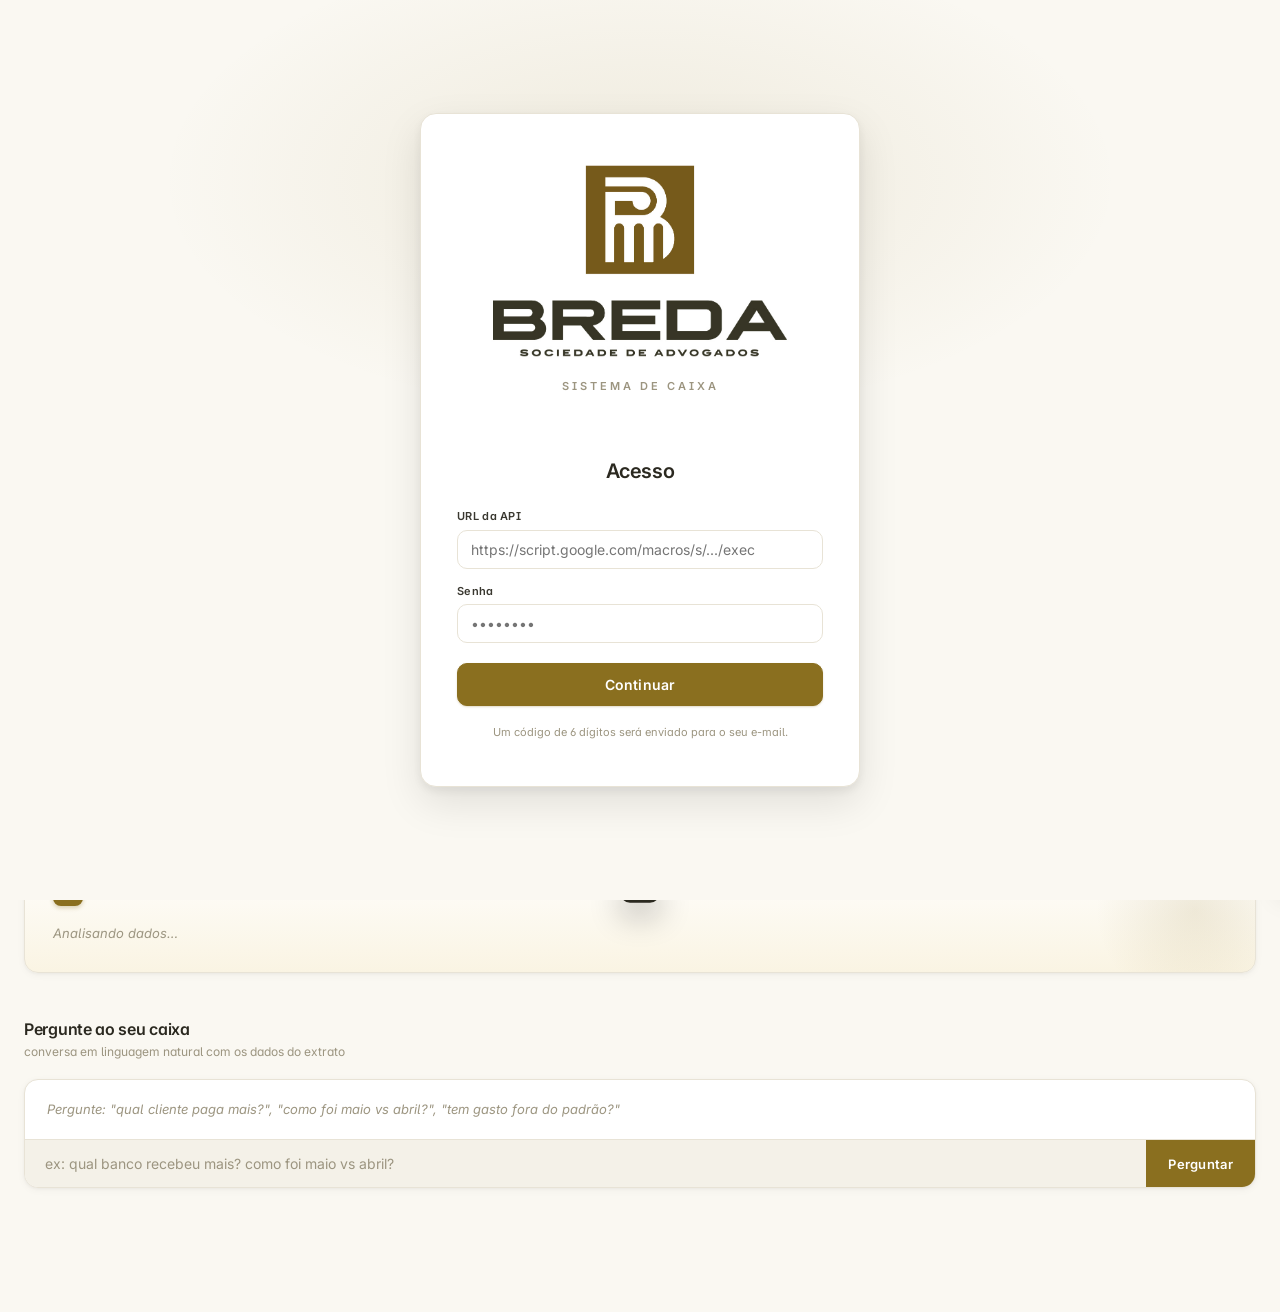
<file: index.html>
<!doctype html>
<html lang="pt-BR">
<head>
  <meta charset="utf-8" />
  <title>Caixa · Breda Advocacia</title>
  <meta http-equiv="refresh" content="0; url=./app.html" />
  <link rel="canonical" href="./app.html" />
  <script>location.replace("./app.html");</script>
</head>
<body>
  <p>Redirecionando para <a href="./app.html">o sistema</a>…</p>
</body>
</html>
</file>
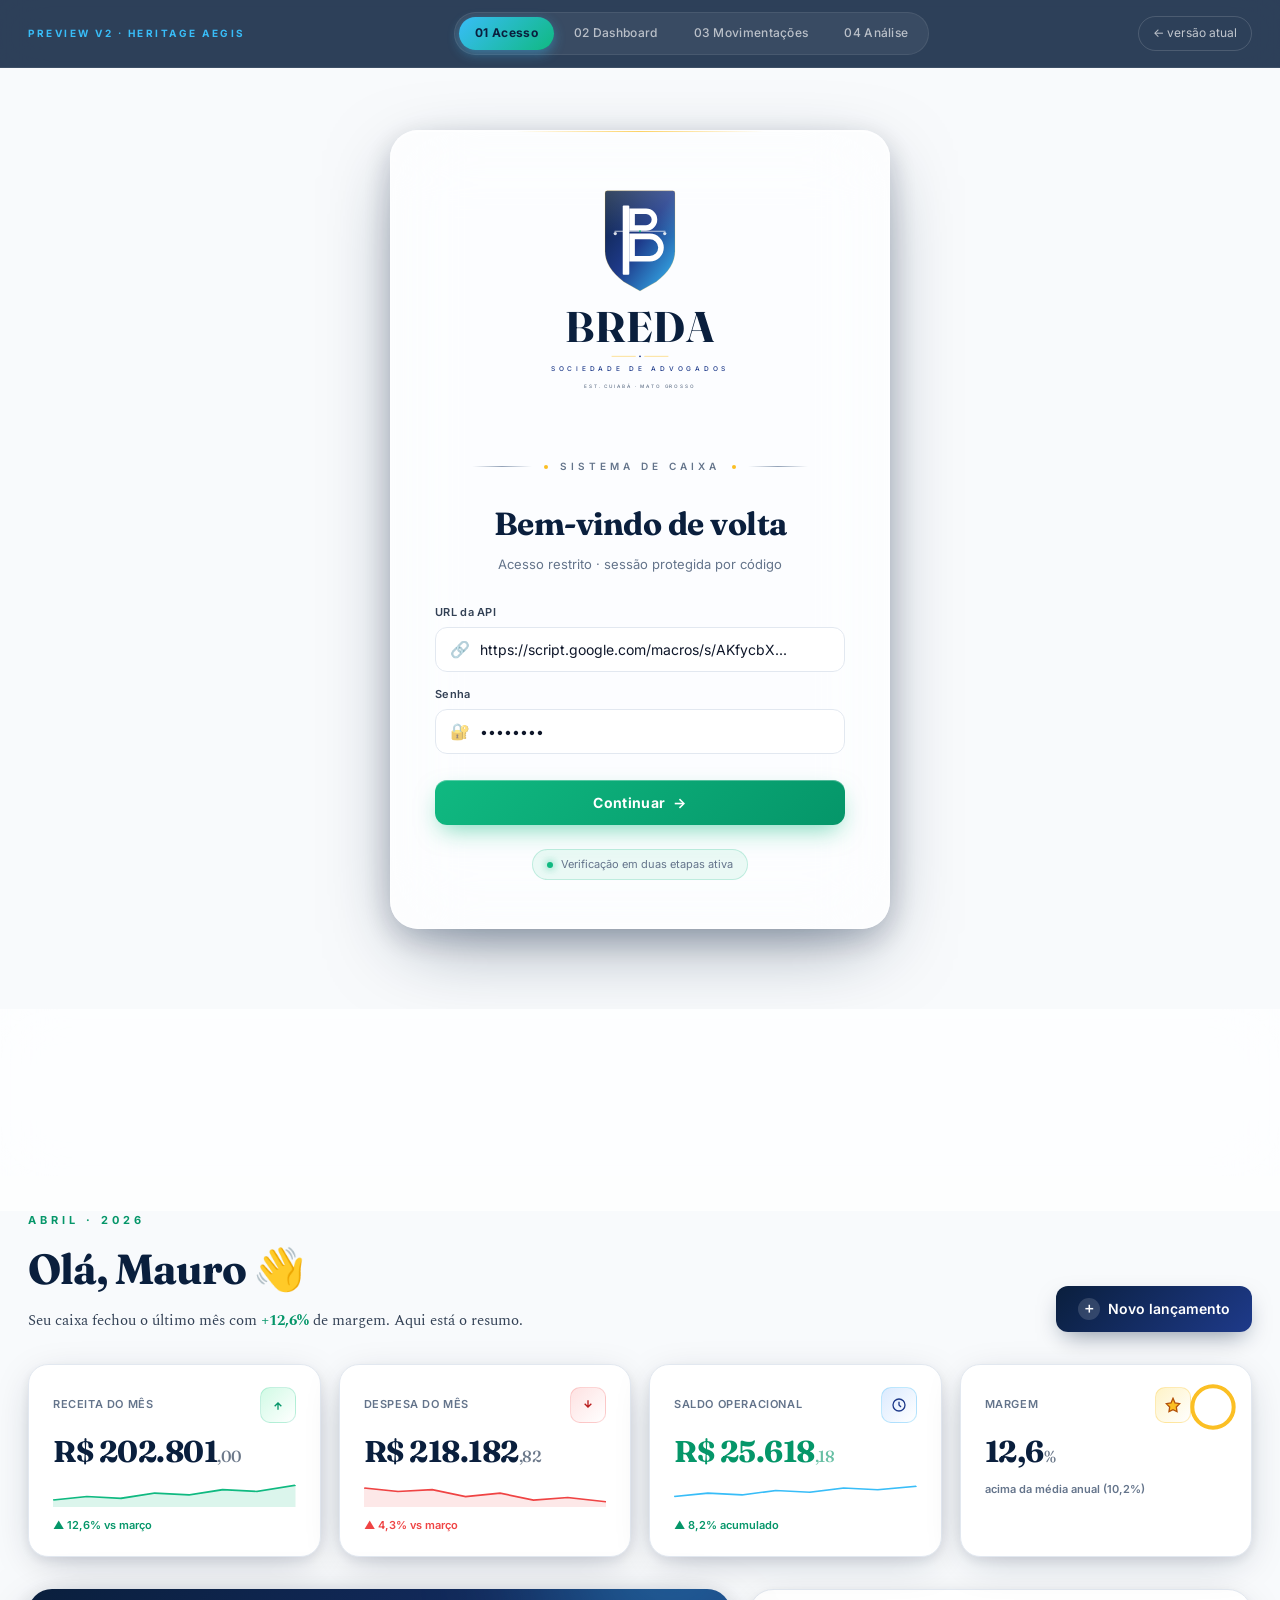
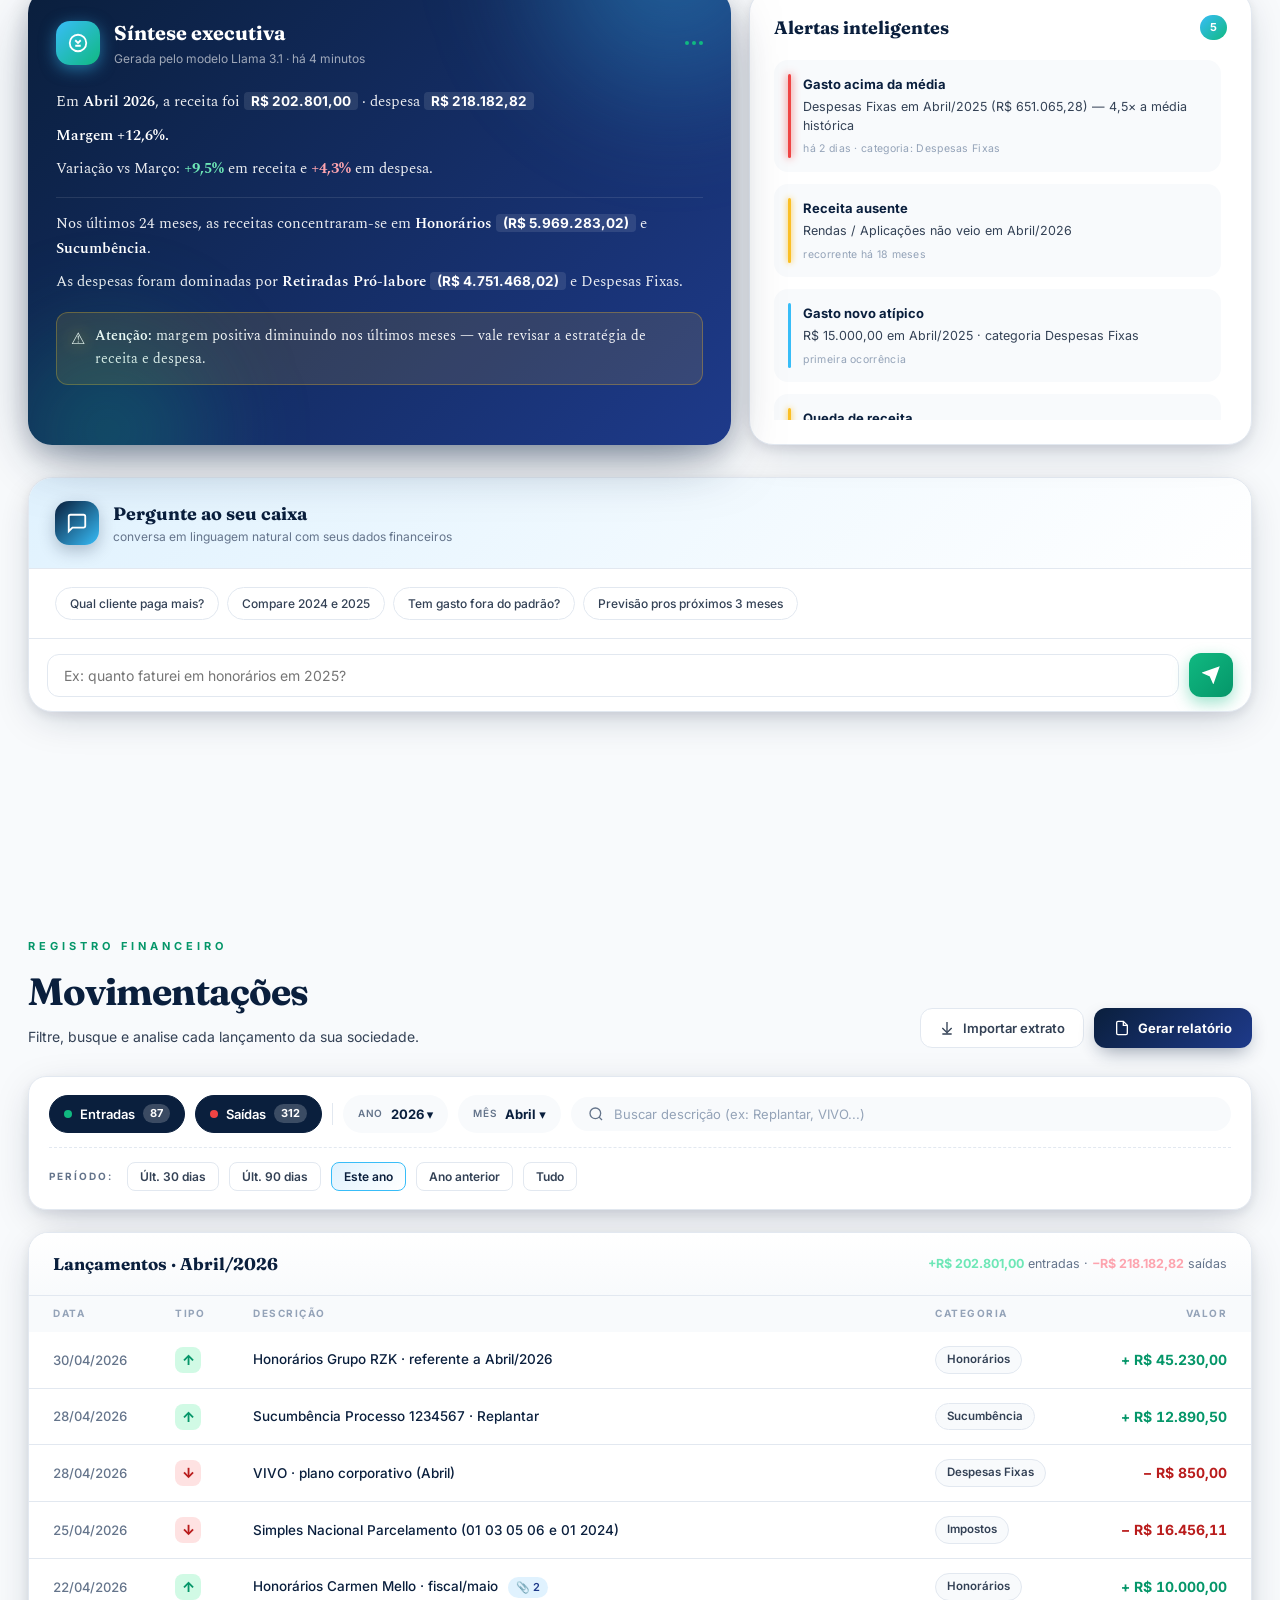
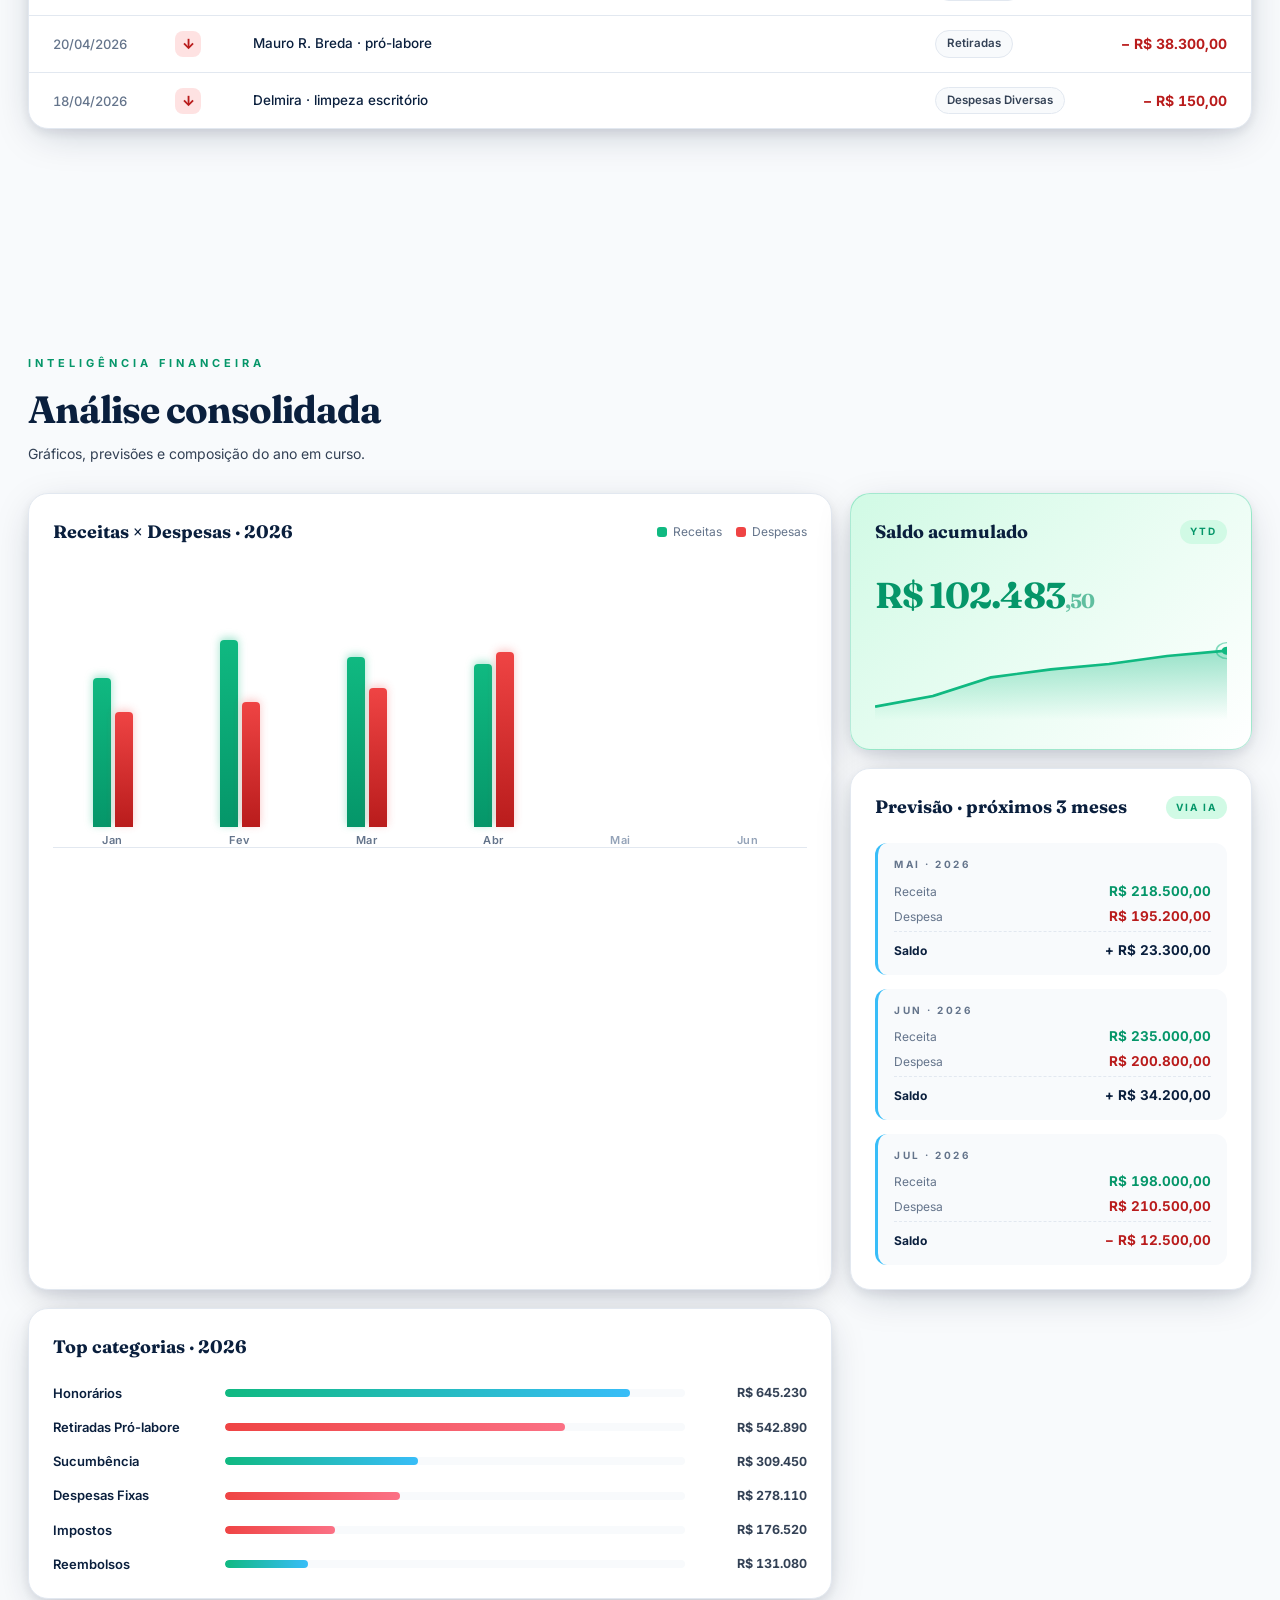
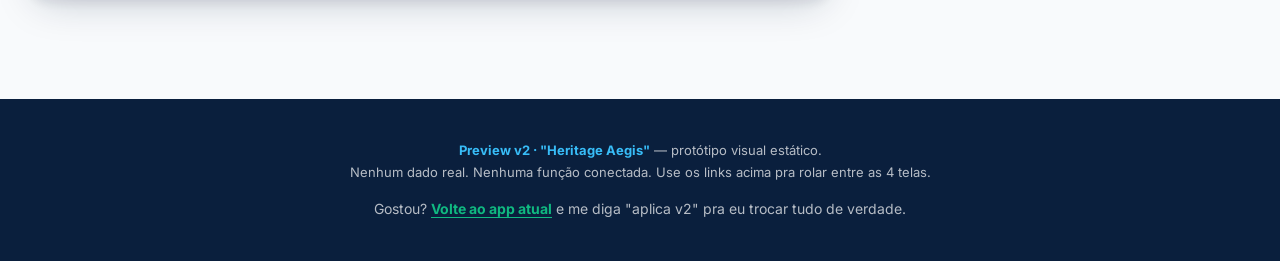
<file: preview-v2/index.html>
<!doctype html>
<html lang="pt-BR">
<head>
  <meta charset="utf-8" />
  <meta name="viewport" content="width=device-width, initial-scale=1, viewport-fit=cover" />
  <title>Preview v2 · Caixa Breda — Heritage Aegis</title>
  <link rel="preconnect" href="https://fonts.googleapis.com" />
  <link rel="preconnect" href="https://fonts.gstatic.com" crossorigin />
  <link href="https://fonts.googleapis.com/css2?family=Fraunces:opsz,wght@9..144,400;9..144,500;9..144,600;9..144,700;9..144,900&family=Inter:wght@300;400;500;600;700;800&family=Spectral:wght@300;400;500;600&display=swap" rel="stylesheet" />
  <link rel="stylesheet" href="./assets/style-v2.css" />
</head>
<body>

<!-- ════════════════════════════════════════════════════════════
     NAV FIXO DE COMPARAÇÃO
     ════════════════════════════════════════════════════════════ -->
<div class="compare-bar">
  <div class="compare-bar-inner">
    <div class="compare-tag">PREVIEW V2 · HERITAGE AEGIS</div>
    <div class="compare-nav">
      <a href="#login" class="compare-link active">01 Acesso</a>
      <a href="#dashboard" class="compare-link">02 Dashboard</a>
      <a href="#movimentacoes" class="compare-link">03 Movimentações</a>
      <a href="#analise" class="compare-link">04 Análise</a>
    </div>
    <a href="https://bredaadvocacia-jpg.github.io/breda-caixa/app.html" class="compare-back">← versão atual</a>
  </div>
</div>

<!-- ════════════════════════════════════════════════════════════
     TELA 01 — ACESSO (Login)
     ════════════════════════════════════════════════════════════ -->
<section class="screen screen-login" id="login">
  <div class="bg-gradient"></div>
  <div class="bg-noise"></div>
  <div class="bg-blob blob-1"></div>
  <div class="bg-blob blob-2"></div>

  <div class="login-wrap">
    <div class="login-card">
      <!-- LOGO AEGIS inline -->
      <svg class="login-logo" viewBox="0 0 600 540" fill="none">
        <defs>
          <linearGradient id="aegLgGrad" x1="0" y1="0" x2="1" y2="1">
            <stop offset="0%" stop-color="#0a1f3d"/>
            <stop offset="50%" stop-color="#1e3a8a"/>
            <stop offset="100%" stop-color="#38bdf8"/>
          </linearGradient>
          <linearGradient id="aegLgInner" x1="0" y1="0" x2="0" y2="1">
            <stop offset="0%" stop-color="#ffffff" stop-opacity="0.18"/>
            <stop offset="100%" stop-color="#ffffff" stop-opacity="0"/>
          </linearGradient>
        </defs>
        <g transform="translate(225 25)">
          <path d="M 75 0 L 145 0 A 5 5 0 0 1 150 5 L 150 130 Q 150 165 110 195 L 75 215 L 40 195 Q 0 165 0 130 L 0 5 A 5 5 0 0 1 5 0 L 75 0 Z" fill="url(#aegLgGrad)"/>
          <path d="M 75 0 L 145 0 A 5 5 0 0 1 150 5 L 150 100 L 0 100 L 0 5 A 5 5 0 0 1 5 0 L 75 0 Z" fill="url(#aegLgInner)"/>
          <path d="M 75 0 L 145 0 A 5 5 0 0 1 150 5 L 150 130 Q 150 165 110 195 L 75 215 L 40 195 Q 0 165 0 130 L 0 5 A 5 5 0 0 1 5 0 L 75 0 Z" fill="none" stroke="#fbbf24" stroke-width="0.8" opacity="0.55"/>
          <g fill="#ffffff" stroke="none">
            <rect x="38" y="32" width="14" height="148" rx="2"/>
            <path d="M 52 38 L 52 86 L 88 86 A 24 24 0 0 0 88 38 Z M 64 50 L 88 50 A 12 12 0 0 1 88 74 L 64 74 Z" fill-rule="evenodd"/>
            <path d="M 52 92 L 52 152 L 96 152 A 30 30 0 0 0 96 92 Z M 64 104 L 96 104 A 18 18 0 0 1 96 140 L 64 140 Z" fill-rule="evenodd"/>
            <rect x="20" y="86" width="110" height="2" rx="1" opacity="0.7"/>
            <circle cx="22" cy="92" r="3.5" opacity="0.85"/>
            <circle cx="128" cy="92" r="3.5" opacity="0.85"/>
            <circle cx="75" cy="87" r="2.2" fill="#10b981"/>
          </g>
        </g>
        <text x="300" y="350" text-anchor="middle" font-family="Fraunces, serif" font-size="92" font-weight="700" fill="#0a1f3d" letter-spacing="2">BREDA</text>
        <line x1="240" y1="380" x2="290" y2="380" stroke="#fbbf24" stroke-width="1" stroke-linecap="round"/>
        <line x1="310" y1="380" x2="360" y2="380" stroke="#fbbf24" stroke-width="1" stroke-linecap="round"/>
        <circle cx="300" cy="380" r="2" fill="#1e3a8a"/>
        <text x="300" y="412" text-anchor="middle" font-family="Inter, sans-serif" font-size="14" font-weight="500" fill="#1e3a8a" letter-spacing="8">SOCIEDADE DE ADVOGADOS</text>
        <text x="300" y="448" text-anchor="middle" font-family="Inter, sans-serif" font-size="10" font-weight="500" fill="#64748b" letter-spacing="4">EST. CUIABÁ · MATO GROSSO</text>
      </svg>

      <div class="divider-fancy">
        <span class="divider-line"></span>
        <span class="divider-dot"></span>
        <span class="divider-text">SISTEMA DE CAIXA</span>
        <span class="divider-dot"></span>
        <span class="divider-line"></span>
      </div>

      <h1 class="welcome">Bem-vindo de volta</h1>
      <p class="welcome-sub">Acesso restrito · sessão protegida por código</p>

      <form class="form">
        <div class="field">
          <label>URL da API</label>
          <div class="input-wrap">
            <span class="input-icon">🔗</span>
            <input type="url" placeholder="https://script.google.com/macros/s/.../exec" value="https://script.google.com/macros/s/AKfycbX..." />
          </div>
        </div>
        <div class="field">
          <label>Senha</label>
          <div class="input-wrap">
            <span class="input-icon">🔐</span>
            <input type="password" placeholder="••••••••" value="••••••••" />
          </div>
        </div>
        <button type="button" class="btn-primary">
          <span>Continuar</span>
          <span class="btn-arrow">→</span>
        </button>
      </form>

      <div class="login-foot">
        <span class="badge-secure">
          <span class="badge-dot"></span>
          Verificação em duas etapas ativa
        </span>
      </div>
    </div>
  </div>
</section>

<!-- ════════════════════════════════════════════════════════════
     TELA 02 — DASHBOARD (Insights)
     ════════════════════════════════════════════════════════════ -->
<section class="screen screen-dash" id="dashboard">
  <div class="bg-gradient soft"></div>
  <div class="bg-noise"></div>

  <header class="topbar-v2">
    <div class="topbar-inner">
      <div class="brand-mini">
        <svg width="36" height="36" viewBox="0 0 150 215" fill="none">
          <defs>
            <linearGradient id="bMini" x1="0" y1="0" x2="1" y2="1">
              <stop offset="0%" stop-color="#0a1f3d"/>
              <stop offset="100%" stop-color="#38bdf8"/>
            </linearGradient>
          </defs>
          <path d="M 75 0 L 145 0 A 5 5 0 0 1 150 5 L 150 130 Q 150 165 110 195 L 75 215 L 40 195 Q 0 165 0 130 L 0 5 A 5 5 0 0 1 5 0 L 75 0 Z" fill="url(#bMini)"/>
          <g fill="#ffffff">
            <rect x="38" y="32" width="14" height="148" rx="2"/>
            <path d="M 52 38 L 52 86 L 88 86 A 24 24 0 0 0 88 38 Z M 64 50 L 88 50 A 12 12 0 0 1 88 74 L 64 74 Z" fill-rule="evenodd"/>
            <path d="M 52 92 L 52 152 L 96 152 A 30 30 0 0 0 96 92 Z M 64 104 L 96 104 A 18 18 0 0 1 96 140 L 64 140 Z" fill-rule="evenodd"/>
            <circle cx="75" cy="87" r="2.2" fill="#10b981"/>
          </g>
        </svg>
        <div class="brand-text">
          <div class="brand-name">BREDA</div>
          <div class="brand-tagline">Sociedade de Advogados</div>
        </div>
      </div>

      <nav class="tabs-v2">
        <button class="tab-v2 active">Insights</button>
        <button class="tab-v2">Movimentações</button>
        <button class="tab-v2">Análise</button>
      </nav>

      <div class="topbar-actions">
        <button class="icon-btn-v2" title="Notificações">
          <svg viewBox="0 0 24 24"><path d="M18 8A6 6 0 0 0 6 8c0 7-3 9-3 9h18s-3-2-3-9M13.73 21a2 2 0 0 1-3.46 0"/></svg>
          <span class="badge-num">3</span>
        </button>
        <button class="icon-btn-v2">
          <svg viewBox="0 0 24 24"><circle cx="12" cy="12" r="3"/><path d="M19.4 15a1.65 1.65 0 0 0 .33 1.82l.06.06a2 2 0 1 1-2.83 2.83l-.06-.06a1.65 1.65 0 0 0-1.82-.33 1.65 1.65 0 0 0-1 1.51V21a2 2 0 0 1-4 0v-.09a1.65 1.65 0 0 0-1-1.51 1.65 1.65 0 0 0-1.82.33l-.06.06a2 2 0 1 1-2.83-2.83l.06-.06a1.65 1.65 0 0 0 .33-1.82 1.65 1.65 0 0 0-1.51-1H3a2 2 0 0 1 0-4h.09a1.65 1.65 0 0 0 1.51-1 1.65 1.65 0 0 0-.33-1.82l-.06-.06a2 2 0 1 1 2.83-2.83l.06.06a1.65 1.65 0 0 0 1.82.33h0a1.65 1.65 0 0 0 1-1.51V3a2 2 0 0 1 4 0v.09a1.65 1.65 0 0 0 1 1.51 1.65 1.65 0 0 0 1.82-.33l.06-.06a2 2 0 1 1 2.83 2.83l-.06.06a1.65 1.65 0 0 0-.33 1.82v0a1.65 1.65 0 0 0 1.51 1H21a2 2 0 0 1 0 4h-.09a1.65 1.65 0 0 0-1.51 1z"/></svg>
        </button>
        <div class="user-pill">
          <div class="user-avatar">MB</div>
          <div class="user-info">
            <div class="user-name">Mauro Breda</div>
            <div class="user-role">Sócio</div>
          </div>
        </div>
      </div>
    </div>
  </header>

  <main class="dash-main">
    <!-- Header de boas-vindas com ação -->
    <div class="dash-welcome">
      <div>
        <div class="dash-period">ABRIL · 2026</div>
        <h1 class="dash-title">Olá, Mauro <span class="wave">👋</span></h1>
        <p class="dash-lede">Seu caixa fechou o último mês com <strong>+12,6%</strong> de margem. Aqui está o resumo.</p>
      </div>
      <button class="btn-action">
        <span class="btn-action-icon">＋</span>
        <span>Novo lançamento</span>
      </button>
    </div>

    <!-- KPIs em glass cards -->
    <div class="kpi-grid">
      <div class="kpi-card kpi-receita">
        <div class="kpi-head">
          <div class="kpi-label">Receita do mês</div>
          <div class="kpi-icon-wrap"><svg viewBox="0 0 24 24"><path d="M7 14l5-5 5 5M12 19V9"/></svg></div>
        </div>
        <div class="kpi-value">R$ 202.801<span class="kpi-decimal">,00</span></div>
        <div class="kpi-spark">
          <svg viewBox="0 0 100 30" preserveAspectRatio="none">
            <path d="M 0 22 L 14 18 L 28 20 L 42 14 L 56 16 L 70 10 L 84 12 L 100 5" stroke="#10b981" stroke-width="1.8" fill="none"/>
            <path d="M 0 22 L 14 18 L 28 20 L 42 14 L 56 16 L 70 10 L 84 12 L 100 5 L 100 30 L 0 30 Z" fill="rgba(16,185,129,0.15)"/>
          </svg>
        </div>
        <div class="kpi-sub kpi-up">▲ 12,6% vs março</div>
      </div>

      <div class="kpi-card kpi-despesa">
        <div class="kpi-head">
          <div class="kpi-label">Despesa do mês</div>
          <div class="kpi-icon-wrap neg"><svg viewBox="0 0 24 24"><path d="M7 10l5 5 5-5M12 5v10"/></svg></div>
        </div>
        <div class="kpi-value">R$ 218.182<span class="kpi-decimal">,82</span></div>
        <div class="kpi-spark">
          <svg viewBox="0 0 100 30" preserveAspectRatio="none">
            <path d="M 0 8 L 14 12 L 28 10 L 42 18 L 56 14 L 70 22 L 84 19 L 100 24" stroke="#ef4444" stroke-width="1.8" fill="none"/>
            <path d="M 0 8 L 14 12 L 28 10 L 42 18 L 56 14 L 70 22 L 84 19 L 100 24 L 100 30 L 0 30 Z" fill="rgba(239,68,68,0.12)"/>
          </svg>
        </div>
        <div class="kpi-sub kpi-down">▲ 4,3% vs março</div>
      </div>

      <div class="kpi-card kpi-saldo">
        <div class="kpi-head">
          <div class="kpi-label">Saldo operacional</div>
          <div class="kpi-icon-wrap accent"><svg viewBox="0 0 24 24"><circle cx="12" cy="12" r="9"/><path d="M12 7v5l3 3"/></svg></div>
        </div>
        <div class="kpi-value kpi-pos">R$ 25.618<span class="kpi-decimal">,18</span></div>
        <div class="kpi-spark">
          <svg viewBox="0 0 100 30" preserveAspectRatio="none">
            <path d="M 0 18 L 14 14 L 28 16 L 42 11 L 56 13 L 70 8 L 84 10 L 100 6" stroke="#38bdf8" stroke-width="1.8" fill="none"/>
          </svg>
        </div>
        <div class="kpi-sub kpi-up">▲ 8,2% acumulado</div>
      </div>

      <div class="kpi-card kpi-margem">
        <div class="kpi-head">
          <div class="kpi-label">Margem</div>
          <div class="kpi-icon-wrap gold"><svg viewBox="0 0 24 24"><path d="M12 2l3 7 7 1-5 5 1 7-6-3-6 3 1-7-5-5 7-1z"/></svg></div>
        </div>
        <div class="kpi-value">12,6<span class="kpi-decimal">%</span></div>
        <div class="kpi-ring">
          <svg viewBox="0 0 36 36">
            <circle cx="18" cy="18" r="15.5" stroke="rgba(255,255,255,0.2)" stroke-width="3" fill="none"/>
            <circle cx="18" cy="18" r="15.5" stroke="#fbbf24" stroke-width="3" fill="none"
                    stroke-dasharray="97 100" stroke-dashoffset="0" transform="rotate(-90 18 18)" stroke-linecap="round"/>
          </svg>
        </div>
        <div class="kpi-sub kpi-neutral">acima da média anual (10,2%)</div>
      </div>
    </div>

    <!-- Bloco IA + Alertas -->
    <div class="dash-grid">
      <div class="ai-block-v2">
        <div class="ai-head-v2">
          <div class="ai-avatar">
            <svg viewBox="0 0 24 24" fill="none"><circle cx="12" cy="12" r="9" stroke="white" stroke-width="2"/><path d="M9 9l3 3 3-3M9 15h6" stroke="white" stroke-width="2"/></svg>
          </div>
          <div>
            <div class="ai-title-v2">Síntese executiva</div>
            <div class="ai-subtitle">Gerada pelo modelo Llama 3.1 · há 4 minutos</div>
          </div>
          <div class="ai-spark-status"><span></span><span></span><span></span></div>
        </div>
        <div class="ai-body-v2">
          <p>Em <strong>Abril 2026</strong>, a receita foi <span class="hl-num">R$ 202.801,00</span> · despesa <span class="hl-num">R$ 218.182,82</span></p>
          <p><strong>Margem +12,6%.</strong></p>
          <p>Variação vs Março: <span class="hl-pos">+9,5%</span> em receita e <span class="hl-neg">+4,3%</span> em despesa.</p>
          <p class="ai-divider"></p>
          <p>Nos últimos 24 meses, as receitas concentraram-se em <strong>Honorários</strong> <span class="hl-num">(R$ 5.969.283,02)</span> e <strong>Sucumbência</strong>.</p>
          <p>As despesas foram dominadas por <strong>Retiradas Pró-labore</strong> <span class="hl-num">(R$ 4.751.468,02)</span> e Despesas Fixas.</p>
          <p class="ai-callout">
            <span class="ai-callout-icon">⚠</span>
            <span><strong>Atenção:</strong> margem positiva diminuindo nos últimos meses — vale revisar a estratégia de receita e despesa.</span>
          </p>
        </div>
      </div>

      <div class="alerts-block">
        <div class="alerts-head">
          <h3>Alertas inteligentes</h3>
          <span class="alerts-count">5</span>
        </div>
        <div class="alerts-list">
          <div class="alert-v2 alert-high">
            <div class="alert-bar"></div>
            <div class="alert-content">
              <div class="alert-title">Gasto acima da média</div>
              <div class="alert-desc">Despesas Fixas em Abril/2025 (R$ 651.065,28) — 4,5× a média histórica</div>
              <div class="alert-meta">há 2 dias · categoria: Despesas Fixas</div>
            </div>
          </div>
          <div class="alert-v2 alert-mid">
            <div class="alert-bar"></div>
            <div class="alert-content">
              <div class="alert-title">Receita ausente</div>
              <div class="alert-desc">Rendas / Aplicações não veio em Abril/2026</div>
              <div class="alert-meta">recorrente há 18 meses</div>
            </div>
          </div>
          <div class="alert-v2 alert-info">
            <div class="alert-bar"></div>
            <div class="alert-content">
              <div class="alert-title">Gasto novo atípico</div>
              <div class="alert-desc">R$ 15.000,00 em Abril/2025 · categoria Despesas Fixas</div>
              <div class="alert-meta">primeira ocorrência</div>
            </div>
          </div>
          <div class="alert-v2 alert-mid">
            <div class="alert-bar"></div>
            <div class="alert-content">
              <div class="alert-title">Queda de receita</div>
              <div class="alert-desc">-10,5% em Abril/2026 vs Março/2026</div>
              <div class="alert-meta">tendência: 2º mês seguido</div>
            </div>
          </div>
        </div>
      </div>
    </div>

    <!-- Chat IA -->
    <div class="chat-v2">
      <div class="chat-head-v2">
        <div class="chat-icon-wrap">
          <svg viewBox="0 0 24 24"><path d="M21 15a2 2 0 0 1-2 2H7l-4 4V5a2 2 0 0 1 2-2h14a2 2 0 0 1 2 2z"/></svg>
        </div>
        <div>
          <div class="chat-title">Pergunte ao seu caixa</div>
          <div class="chat-sub">conversa em linguagem natural com seus dados financeiros</div>
        </div>
      </div>
      <div class="chat-suggestions">
        <button class="chat-pill">Qual cliente paga mais?</button>
        <button class="chat-pill">Compare 2024 e 2025</button>
        <button class="chat-pill">Tem gasto fora do padrão?</button>
        <button class="chat-pill">Previsão pros próximos 3 meses</button>
      </div>
      <div class="chat-input-row-v2">
        <input type="text" placeholder="Ex: quanto faturei em honorários em 2025?" />
        <button class="btn-chat-send">
          <svg viewBox="0 0 24 24"><path d="M22 2L11 13M22 2l-7 20-4-9-9-4 20-7z" fill="white"/></svg>
        </button>
      </div>
    </div>
  </main>
</section>

<!-- ════════════════════════════════════════════════════════════
     TELA 03 — MOVIMENTAÇÕES
     ════════════════════════════════════════════════════════════ -->
<section class="screen screen-mov" id="movimentacoes">
  <div class="bg-gradient soft"></div>

  <main class="dash-main">
    <div class="page-header">
      <div>
        <div class="page-tag">REGISTRO FINANCEIRO</div>
        <h1 class="page-title">Movimentações</h1>
        <p class="page-lede">Filtre, busque e analise cada lançamento da sua sociedade.</p>
      </div>
      <div class="page-actions">
        <button class="btn-ghost-v2">
          <svg viewBox="0 0 24 24"><path d="M12 3v14M5 12l7 7 7-7M5 21h14"/></svg>
          Importar extrato
        </button>
        <button class="btn-primary-sm">
          <svg viewBox="0 0 24 24"><path d="M14 2H6a2 2 0 0 0-2 2v16a2 2 0 0 0 2 2h12a2 2 0 0 0 2-2V8z"/><path d="M14 2v6h6"/></svg>
          Gerar relatório
        </button>
      </div>
    </div>

    <!-- Filtros premium -->
    <div class="filters-v2">
      <div class="filters-row">
        <div class="filter-chip filter-chip-active">
          <span class="dot-pos"></span>
          Entradas <span class="count">87</span>
        </div>
        <div class="filter-chip filter-chip-active">
          <span class="dot-neg"></span>
          Saídas <span class="count">312</span>
        </div>
        <div class="filter-divider"></div>
        <div class="select-pill">
          <span class="label">Ano</span>
          <span class="val">2026 ▾</span>
        </div>
        <div class="select-pill">
          <span class="label">Mês</span>
          <span class="val">Abril ▾</span>
        </div>
        <div class="search-pill">
          <svg viewBox="0 0 24 24"><circle cx="11" cy="11" r="8"/><path d="M21 21l-4.35-4.35"/></svg>
          <input type="text" placeholder="Buscar descrição (ex: Replantar, VIVO...)" value="" />
        </div>
      </div>
      <div class="filters-row presets">
        <span class="preset-label">PERÍODO:</span>
        <button class="preset">Últ. 30 dias</button>
        <button class="preset">Últ. 90 dias</button>
        <button class="preset active">Este ano</button>
        <button class="preset">Ano anterior</button>
        <button class="preset">Tudo</button>
      </div>
    </div>

    <!-- Tabela premium -->
    <div class="tbl-v2">
      <div class="tbl-head-v2">
        <h3>Lançamentos · Abril/2026</h3>
        <span class="tbl-summary"><span class="hl-pos">+R$ 202.801,00</span> entradas · <span class="hl-neg">−R$ 218.182,82</span> saídas</span>
      </div>
      <table class="lancamentos-tbl">
        <thead>
          <tr>
            <th style="width:110px">Data</th>
            <th style="width:60px">Tipo</th>
            <th>Descrição</th>
            <th style="width:180px">Categoria</th>
            <th style="text-align:right; width:160px">Valor</th>
          </tr>
        </thead>
        <tbody>
          <tr>
            <td class="td-date">30/04/2026</td>
            <td><span class="tipo-pill tipo-pos">↑</span></td>
            <td class="td-desc">Honorários Grupo RZK · referente a Abril/2026</td>
            <td><span class="cat-tag">Honorários</span></td>
            <td class="td-val pos">+ R$ 45.230,00</td>
          </tr>
          <tr>
            <td class="td-date">28/04/2026</td>
            <td><span class="tipo-pill tipo-pos">↑</span></td>
            <td class="td-desc">Sucumbência Processo 1234567 · Replantar</td>
            <td><span class="cat-tag">Sucumbência</span></td>
            <td class="td-val pos">+ R$ 12.890,50</td>
          </tr>
          <tr>
            <td class="td-date">28/04/2026</td>
            <td><span class="tipo-pill tipo-neg">↓</span></td>
            <td class="td-desc">VIVO · plano corporativo (Abril)</td>
            <td><span class="cat-tag">Despesas Fixas</span></td>
            <td class="td-val neg">− R$ 850,00</td>
          </tr>
          <tr>
            <td class="td-date">25/04/2026</td>
            <td><span class="tipo-pill tipo-neg">↓</span></td>
            <td class="td-desc">Simples Nacional Parcelamento (01 03 05 06 e 01 2024)</td>
            <td><span class="cat-tag">Impostos</span></td>
            <td class="td-val neg">− R$ 16.456,11</td>
          </tr>
          <tr>
            <td class="td-date">22/04/2026</td>
            <td><span class="tipo-pill tipo-pos">↑</span></td>
            <td class="td-desc">Honorários Carmen Mello · fiscal/maio <span class="att-clip">📎 2</span></td>
            <td><span class="cat-tag">Honorários</span></td>
            <td class="td-val pos">+ R$ 10.000,00</td>
          </tr>
          <tr>
            <td class="td-date">20/04/2026</td>
            <td><span class="tipo-pill tipo-neg">↓</span></td>
            <td class="td-desc">Mauro R. Breda · pró-labore</td>
            <td><span class="cat-tag">Retiradas</span></td>
            <td class="td-val neg">− R$ 38.300,00</td>
          </tr>
          <tr>
            <td class="td-date">18/04/2026</td>
            <td><span class="tipo-pill tipo-neg">↓</span></td>
            <td class="td-desc">Delmira · limpeza escritório</td>
            <td><span class="cat-tag">Despesas Diversas</span></td>
            <td class="td-val neg">− R$ 150,00</td>
          </tr>
        </tbody>
      </table>
    </div>
  </main>
</section>

<!-- ════════════════════════════════════════════════════════════
     TELA 04 — ANÁLISE
     ════════════════════════════════════════════════════════════ -->
<section class="screen screen-analise" id="analise">
  <div class="bg-gradient soft"></div>

  <main class="dash-main">
    <div class="page-header">
      <div>
        <div class="page-tag">INTELIGÊNCIA FINANCEIRA</div>
        <h1 class="page-title">Análise consolidada</h1>
        <p class="page-lede">Gráficos, previsões e composição do ano em curso.</p>
      </div>
    </div>

    <!-- Cards de análise -->
    <div class="analise-grid">
      <div class="chart-card-v2 chart-big">
        <div class="chart-head">
          <h3>Receitas × Despesas · 2026</h3>
          <div class="chart-legend">
            <span><span class="leg-dot pos"></span>Receitas</span>
            <span><span class="leg-dot neg"></span>Despesas</span>
          </div>
        </div>
        <div class="bars-chart">
          <div class="bar-group"><div class="bar bar-pos" style="height:62%"></div><div class="bar bar-neg" style="height:48%"></div><span class="bar-label">Jan</span></div>
          <div class="bar-group"><div class="bar bar-pos" style="height:78%"></div><div class="bar bar-neg" style="height:52%"></div><span class="bar-label">Fev</span></div>
          <div class="bar-group"><div class="bar bar-pos" style="height:71%"></div><div class="bar bar-neg" style="height:58%"></div><span class="bar-label">Mar</span></div>
          <div class="bar-group"><div class="bar bar-pos" style="height:68%"></div><div class="bar bar-neg" style="height:73%"></div><span class="bar-label">Abr</span></div>
          <div class="bar-group"><div class="bar bar-pos" style="height:0%; opacity:.3"></div><div class="bar bar-neg" style="height:0%; opacity:.3"></div><span class="bar-label muted">Mai</span></div>
          <div class="bar-group"><div class="bar bar-pos" style="height:0%; opacity:.3"></div><div class="bar bar-neg" style="height:0%; opacity:.3"></div><span class="bar-label muted">Jun</span></div>
        </div>
      </div>

      <div class="chart-card-v2 chart-saldo">
        <div class="chart-head">
          <h3>Saldo acumulado</h3>
          <span class="chart-period">YTD</span>
        </div>
        <div class="saldo-big">R$ 102.483<span class="saldo-decimal">,50</span></div>
        <svg viewBox="0 0 200 60" preserveAspectRatio="none" class="saldo-line">
          <defs>
            <linearGradient id="saldoFill" x1="0" y1="0" x2="0" y2="1">
              <stop offset="0%" stop-color="#10b981" stop-opacity="0.4"/>
              <stop offset="100%" stop-color="#10b981" stop-opacity="0"/>
            </linearGradient>
          </defs>
          <path d="M 0 50 L 33 42 L 66 28 L 100 22 L 133 18 L 166 12 L 200 8" stroke="#10b981" stroke-width="2" fill="none"/>
          <path d="M 0 50 L 33 42 L 66 28 L 100 22 L 133 18 L 166 12 L 200 8 L 200 60 L 0 60 Z" fill="url(#saldoFill)"/>
          <circle cx="200" cy="8" r="3" fill="#10b981"/>
          <circle cx="200" cy="8" r="6" fill="none" stroke="#10b981" stroke-width="1" opacity="0.5"/>
        </svg>
      </div>

      <div class="chart-card-v2 chart-prev">
        <div class="chart-head">
          <h3>Previsão · próximos 3 meses</h3>
          <span class="chart-meta">via IA</span>
        </div>
        <div class="prev-list">
          <div class="prev-item">
            <div class="prev-month">MAI · 2026</div>
            <div class="prev-row"><span class="prev-lbl">Receita</span><span class="prev-val pos">R$ 218.500,00</span></div>
            <div class="prev-row"><span class="prev-lbl">Despesa</span><span class="prev-val neg">R$ 195.200,00</span></div>
            <div class="prev-row prev-net"><span class="prev-lbl">Saldo</span><span class="prev-val">+ R$ 23.300,00</span></div>
          </div>
          <div class="prev-item">
            <div class="prev-month">JUN · 2026</div>
            <div class="prev-row"><span class="prev-lbl">Receita</span><span class="prev-val pos">R$ 235.000,00</span></div>
            <div class="prev-row"><span class="prev-lbl">Despesa</span><span class="prev-val neg">R$ 200.800,00</span></div>
            <div class="prev-row prev-net"><span class="prev-lbl">Saldo</span><span class="prev-val">+ R$ 34.200,00</span></div>
          </div>
          <div class="prev-item">
            <div class="prev-month">JUL · 2026</div>
            <div class="prev-row"><span class="prev-lbl">Receita</span><span class="prev-val pos">R$ 198.000,00</span></div>
            <div class="prev-row"><span class="prev-lbl">Despesa</span><span class="prev-val neg">R$ 210.500,00</span></div>
            <div class="prev-row prev-net"><span class="prev-lbl">Saldo</span><span class="prev-val neg">− R$ 12.500,00</span></div>
          </div>
        </div>
      </div>

      <div class="chart-card-v2 chart-cat">
        <div class="chart-head">
          <h3>Top categorias · 2026</h3>
        </div>
        <div class="cat-bars">
          <div class="cat-row"><span class="cat-name">Honorários</span><div class="cat-bar"><div class="cat-fill pos" style="width:88%"></div></div><span class="cat-val">R$ 645.230</span></div>
          <div class="cat-row"><span class="cat-name">Retiradas Pró-labore</span><div class="cat-bar"><div class="cat-fill neg" style="width:74%"></div></div><span class="cat-val">R$ 542.890</span></div>
          <div class="cat-row"><span class="cat-name">Sucumbência</span><div class="cat-bar"><div class="cat-fill pos" style="width:42%"></div></div><span class="cat-val">R$ 309.450</span></div>
          <div class="cat-row"><span class="cat-name">Despesas Fixas</span><div class="cat-bar"><div class="cat-fill neg" style="width:38%"></div></div><span class="cat-val">R$ 278.110</span></div>
          <div class="cat-row"><span class="cat-name">Impostos</span><div class="cat-bar"><div class="cat-fill neg" style="width:24%"></div></div><span class="cat-val">R$ 176.520</span></div>
          <div class="cat-row"><span class="cat-name">Reembolsos</span><div class="cat-bar"><div class="cat-fill pos" style="width:18%"></div></div><span class="cat-val">R$ 131.080</span></div>
        </div>
      </div>
    </div>
  </main>
</section>

<footer class="preview-foot">
  <p>
    <strong>Preview v2 · "Heritage Aegis"</strong> — protótipo visual estático.
    <br>Nenhum dado real. Nenhuma função conectada.
    Use os links acima pra rolar entre as 4 telas.
  </p>
  <p class="foot-cta">Gostou? <a href="https://bredaadvocacia-jpg.github.io/breda-caixa/app.html">Volte ao app atual</a> e me diga "aplica v2" pra eu trocar tudo de verdade.</p>
</footer>

<script>
  // Marca link ativo conforme rolar
  const links = document.querySelectorAll('.compare-link');
  const secs = document.querySelectorAll('.screen');
  const map = { login: 0, dashboard: 1, movimentacoes: 2, analise: 3 };
  window.addEventListener('scroll', () => {
    const y = window.scrollY + 80;
    let idx = 0;
    secs.forEach((s, i) => { if (s.offsetTop <= y) idx = i; });
    links.forEach((l, i) => l.classList.toggle('active', i === idx));
  });
</script>

</body>
</html>
</file>
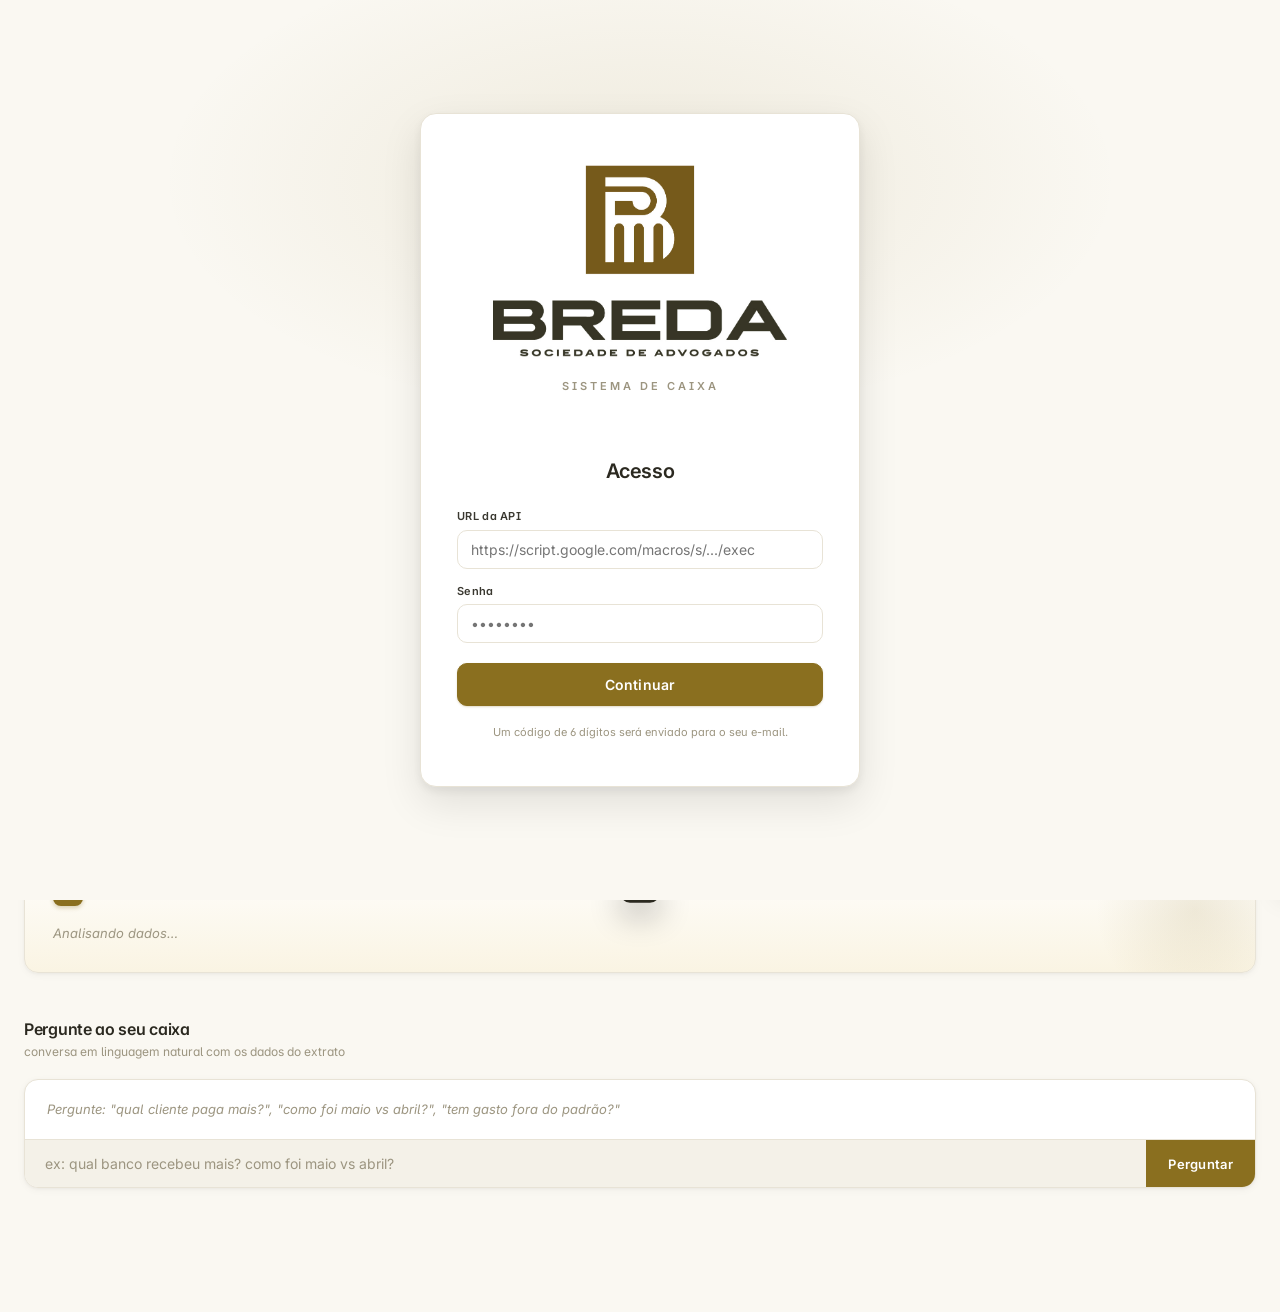
<file: app.html>
<!doctype html>
<html lang="pt-BR">
<head>
  <meta charset="utf-8" />
  <meta name="viewport" content="width=device-width, initial-scale=1, viewport-fit=cover" />
  <title>Caixa · Breda Advocacia</title>
  <meta name="theme-color" content="#8a6f1f" />
  <link rel="manifest" href="./assets/manifest.json" />
  <link rel="icon" href="./assets/icons/icon-192.svg" type="image/svg+xml" />
  <link rel="apple-touch-icon" href="./assets/icons/icon-192.svg" />
  <link rel="preconnect" href="https://fonts.googleapis.com" />
  <link rel="preconnect" href="https://fonts.gstatic.com" crossorigin />
  <link href="https://fonts.googleapis.com/css2?family=Fraunces:opsz,wght@9..144,400;9..144,500;9..144,600;9..144,700;9..144,900&family=Inter:wght@300;400;500;600;700;800&family=Spectral:wght@300;400;500;600&display=swap" rel="stylesheet" />
  <link rel="preload" href="./assets/app.js" as="script" />
  <link rel="stylesheet" href="./assets/style.css" />
</head>
<body>

<header class="topbar">
  <div class="topbar-inner">
    <div class="brand">
      <div class="brand-logo"></div>
      <div class="brand-text">
        <span class="brand-mark">Caixa</span>
        <span class="brand-name">Breda Advocacia</span>
      </div>
    </div>
    <div class="tabs" role="tablist">
      <button class="tab" data-tab="contas" role="tab">Contas</button>
      <button class="tab" data-tab="extratos" role="tab">Extratos</button>
      <button class="tab" data-tab="analise" role="tab">Análise</button>
    </div>
    <div class="header-actions">
      <button class="icon-btn" id="btn-recarregar" title="Recarregar">
        <svg viewBox="0 0 24 24"><path d="M21 12a9 9 0 0 1-15.5 6.4M3 12a9 9 0 0 1 15.5-6.4M21 5v5h-5M3 19v-5h5"/></svg>
      </button>
      <button class="icon-btn" id="btn-config" title="Configurações">
        <svg viewBox="0 0 24 24"><circle cx="12" cy="12" r="3"/><path d="M19.4 15a1.65 1.65 0 0 0 .33 1.82l.06.06a2 2 0 1 1-2.83 2.83l-.06-.06a1.65 1.65 0 0 0-1.82-.33 1.65 1.65 0 0 0-1 1.51V21a2 2 0 0 1-4 0v-.09a1.65 1.65 0 0 0-1-1.51 1.65 1.65 0 0 0-1.82.33l-.06.06a2 2 0 1 1-2.83-2.83l.06-.06a1.65 1.65 0 0 0 .33-1.82 1.65 1.65 0 0 0-1.51-1H3a2 2 0 0 1 0-4h.09a1.65 1.65 0 0 0 1.51-1 1.65 1.65 0 0 0-.33-1.82l-.06-.06a2 2 0 1 1 2.83-2.83l.06.06a1.65 1.65 0 0 0 1.82.33h0a1.65 1.65 0 0 0 1-1.51V3a2 2 0 0 1 4 0v.09a1.65 1.65 0 0 0 1 1.51 1.65 1.65 0 0 0 1.82-.33l.06-.06a2 2 0 1 1 2.83 2.83l-.06.06a1.65 1.65 0 0 0-.33 1.82v0a1.65 1.65 0 0 0 1.51 1H21a2 2 0 0 1 0 4h-.09a1.65 1.65 0 0 0-1.51 1z"/></svg>
      </button>
    </div>
  </div>
</header>

<main>

<!-- ─────── TAB: CONTAS ─────── -->
<div data-tab-content="contas">
  <!-- Cards por banco -->
  <div class="section">
    <div class="section-head">
      <div class="section-title-wrap">
        <div class="section-title">Contas bancárias</div>
        <div class="section-sub" id="contas-periodo">saldo apurado pelo extrato importado</div>
      </div>
      <div class="section-meta">
        <button class="btn btn-primary" id="btn-importar-extrato" style="font-size:12px; padding:7px 14px">📥 Importar extrato</button>
      </div>
    </div>
    <div id="contas-cards" class="contas-grid">
      <div class="conta-card-skel"><div class="skel skel-line" style="height:80px; border-radius:10px"></div></div>
      <div class="conta-card-skel"><div class="skel skel-line" style="height:80px; border-radius:10px"></div></div>
    </div>
  </div>

  <!-- Total consolidado -->
  <div class="section">
    <div class="section-head">
      <div class="section-title-wrap">
        <div class="section-title">Consolidado</div>
        <div class="section-sub">todas as contas — período completo</div>
      </div>
    </div>
    <div class="stats">
      <div class="stat">
        <div class="stat-head"><div class="stat-label">Créditos</div><div class="stat-icon pos"><svg viewBox="0 0 24 24" stroke="currentColor"><path d="M7 14l5-5 5 5M12 19V9"/></svg></div></div>
        <div class="stat-value pos" id="stat-creditos-total">—</div>
        <div class="stat-sub" id="stat-creditos-sub">—</div>
      </div>
      <div class="stat">
        <div class="stat-head"><div class="stat-label">Débitos</div><div class="stat-icon neg"><svg viewBox="0 0 24 24" stroke="currentColor"><path d="M7 10l5 5 5-5M12 5v10"/></svg></div></div>
        <div class="stat-value neg" id="stat-debitos-total">—</div>
        <div class="stat-sub" id="stat-debitos-sub">—</div>
      </div>
      <div class="stat">
        <div class="stat-head"><div class="stat-label">Saldo total</div><div class="stat-icon neutral"><svg viewBox="0 0 24 24" stroke="currentColor"><path d="M3 12h18M12 3v18"/></svg></div></div>
        <div class="stat-value" id="stat-saldo-total">—</div>
        <div class="stat-sub">créditos − débitos</div>
      </div>
      <div class="stat">
        <div class="stat-head"><div class="stat-label">Pendentes</div></div>
        <div class="stat-value" id="stat-pendentes">—</div>
        <div class="stat-sub">sem categoria</div>
      </div>
      <div class="stat">
        <div class="stat-head">
          <div class="stat-label">Patrimônio</div>
          <div style="display:flex; gap:4px; align-items:center">
            <button type="button" id="btn-patrimonio-olho" title="Mostrar patrimônio" style="display:flex; align-items:center; background:none; border:none; cursor:pointer; padding:2px 4px; line-height:1; color:var(--ink-3)">
              <svg viewBox="0 0 24 24" width="17" height="17" fill="none" stroke="currentColor" stroke-width="2" stroke-linecap="round" stroke-linejoin="round"><path d="M17.94 17.94A10.07 10.07 0 0 1 12 20c-7 0-11-8-11-8a18.45 18.45 0 0 1 5.06-5.94M9.9 4.24A9.12 9.12 0 0 1 12 4c7 0 11 8 11 8a18.5 18.5 0 0 1-2.16 3.19m-6.72-1.07a3 3 0 1 1-4.24-4.24"/><line x1="1" y1="1" x2="23" y2="23"/></svg>
            </button>
            <button type="button" id="btn-patrimonio-editar" title="Editar valor base" style="display:flex; align-items:center; background:none; border:none; cursor:pointer; font-size:14px; padding:2px 4px; line-height:1; color:var(--ink-3)">✎</button>
          </div>
        </div>
        <div class="stat-value" id="stat-patrimonio">R$ ••••••</div>
        <div class="stat-sub" id="stat-patrimonio-sub">toque no olho para mostrar</div>
      </div>
    </div>
  </div>

  <!-- Alertas + IA -->
  <div class="section">
    <div class="section-head">
      <div class="section-title-wrap">
        <div class="section-title">Alertas inteligentes</div>
        <div class="section-sub">anomalias detectadas automaticamente</div>
      </div>
      <div class="section-meta" id="alertas-meta">—</div>
    </div>
    <div id="alertas" class="alerts">
      <div class="alert"><span class="alert-icon">…</span><span>Carregando…</span></div>
    </div>
  </div>

  <div class="section">
    <div class="section-head">
      <div class="section-title-wrap">
        <div class="section-title">Resumo executivo</div>
        <div class="section-sub">análise baseada no extrato bancário</div>
      </div>
    </div>
    <div class="ai-block">
      <div class="ai-head"><div class="ai-badge">IA</div><div class="ai-title">Síntese do mês</div></div>
      <div class="ai-text" id="resumo-ia"><span class="ai-loading">Analisando dados…</span></div>
    </div>
  </div>

  <div class="section">
    <div class="section-head">
      <div class="section-title-wrap">
        <div class="section-title">Pergunte ao seu caixa</div>
        <div class="section-sub">conversa em linguagem natural com os dados do extrato</div>
      </div>
    </div>
    <div class="chat-box">
      <div class="chat-log" id="chat-log"></div>
      <div class="chat-input-row">
        <input type="text" class="chat-input" id="chat-input" placeholder="ex: qual banco recebeu mais? como foi maio vs abril?" />
        <button class="chat-send" id="chat-send">Perguntar</button>
      </div>
    </div>
  </div>
</div>

<!-- ─────── TAB: EXTRATOS ─────── -->
<div data-tab-content="extratos" hidden>
  <div class="section">
    <div class="section-head">
      <div class="section-title-wrap">
        <div class="section-title">Extratos bancários</div>
        <div class="section-sub">transações importadas — Inter e Bradesco</div>
      </div>
      <div class="section-meta" id="ext-tabela-meta">—</div>
    </div>

    <div class="filters">
      <div class="field-inline">
        <label>Conta</label>
        <select id="ext-filtro-conta">
          <option value="">Todas</option>
          <option value="Inter">Inter</option>
          <option value="Bradesco">Bradesco</option>
        </select>
      </div>
      <div class="field-inline">
        <label>Ano</label>
        <select id="ext-filtro-ano"></select>
      </div>
      <div class="field-inline">
        <label>Mês</label>
        <select id="ext-filtro-mes"></select>
      </div>
      <div class="field-inline">
        <label>Status</label>
        <select id="ext-filtro-status">
          <option value="">Todos</option>
          <option value="pendente">Pendente</option>
          <option value="ok">OK</option>
          <option value="ignorar">Ignorar</option>
        </select>
      </div>
      <div class="field-inline search-wrap">
        <label>Buscar</label>
        <input class="input" id="ext-filtro-busca" type="text" placeholder="descrição, categoria…" />
      </div>
      <div class="field-inline">
        <label>&nbsp;</label>
        <button class="btn btn-ghost" id="ext-btn-limpar">Limpar</button>
      </div>
      <div class="field-inline">
        <label>&nbsp;</label>
        <button class="btn btn-primary" id="ext-btn-relatorio">📄 Relatório</button>
      </div>
    </div>

    <div class="filters" style="margin-top:-8px">
      <div class="field-inline" style="min-width:140px">
        <label>Período · de</label>
        <input class="input" id="ext-filtro-data-de" type="date" />
      </div>
      <div class="field-inline" style="min-width:140px">
        <label>Período · até</label>
        <input class="input" id="ext-filtro-data-ate" type="date" />
      </div>
      <div class="field-inline" style="flex:1; min-width:160px">
        <label>&nbsp;</label>
        <div style="display:flex; gap:6px; flex-wrap:wrap">
          <button class="btn btn-ghost btn-ext-preset" data-preset="30d"    style="padding:7px 11px; font-size:12px">Últ. 30 dias</button>
          <button class="btn btn-ghost btn-ext-preset" data-preset="90d"    style="padding:7px 11px; font-size:12px">Últ. 90 dias</button>
          <button class="btn btn-ghost btn-ext-preset" data-preset="ano"    style="padding:7px 11px; font-size:12px">Este ano</button>
          <button class="btn btn-ghost btn-ext-preset" data-preset="anoant" style="padding:7px 11px; font-size:12px">Ano anterior</button>
          <button class="btn btn-ghost btn-ext-preset" data-preset="tudo"   style="padding:7px 11px; font-size:12px">Tudo</button>
        </div>
      </div>
    </div>

    <div class="chips" id="ext-chips-categorias"></div>

    <div id="ext-loader" class="loader" style="display:none">
      <div class="spinner"></div><span>Carregando extratos…</span>
    </div>

    <div class="tbl-wrap" id="ext-tabela-card">
      <div class="tbl-scroll">
        <table>
          <thead>
            <tr>
              <th style="width:92px">Data</th>
              <th style="width:80px">Conta</th>
              <th style="width:54px">Tipo</th>
              <th>Descrição</th>
              <th style="width:160px">Categoria</th>
              <th style="text-align:right; width:130px">Valor</th>
              <th style="width:72px; text-align:center">Status</th>
              <th style="width:40px"></th>
            </tr>
          </thead>
          <tbody id="ext-tabela-body"></tbody>
        </table>
      </div>
    </div>
  </div>
</div>

<!-- ─────── TAB: ANÁLISE ─────── -->
<div data-tab-content="analise" hidden>
  <div class="section">
    <div class="section-head">
      <div class="section-title-wrap">
        <div class="section-title">Ano de análise</div>
        <div class="section-sub">selecione para filtrar gráficos e resumo</div>
      </div>
    </div>
    <select id="ano-analise" class="input" style="max-width:180px"></select>
  </div>

  <div class="section">
    <div class="section-head">
      <div class="section-title-wrap">
        <div class="section-title">Receitas × Despesas</div>
        <div class="section-sub">comparativo mensal do ano selecionado</div>
      </div>
    </div>
    <div class="card"><canvas id="chart-rxd" style="max-height:280px"></canvas></div>
  </div>

  <div class="section">
    <div class="section-head">
      <div class="section-title-wrap">
        <div class="section-title">Saldo acumulado</div>
        <div class="section-sub">evolução do resultado mês a mês</div>
      </div>
    </div>
    <div class="card"><canvas id="chart-saldo" style="max-height:220px"></canvas></div>
  </div>

  <div class="section">
    <div class="section-head">
      <div class="section-title-wrap">
        <div class="section-title">Composição</div>
        <div class="section-sub">categorias com maior volume</div>
      </div>
    </div>
    <div class="charts-grid">
      <div class="chart-card">
        <h3>Top despesas</h3>
        <canvas id="chart-top-saidas" style="max-height:300px"></canvas>
      </div>
      <div class="chart-card">
        <h3>Top receitas</h3>
        <canvas id="chart-top-entradas" style="max-height:300px"></canvas>
      </div>
    </div>
  </div>

  <div class="section">
    <div class="section-head">
      <div class="section-title-wrap">
        <div class="section-title">Previsão · próximos 3 meses</div>
        <div class="section-sub">projeção gerada por IA com base em sazonalidade</div>
      </div>
    </div>
    <div class="forecast-grid" id="forecast-grid">
      <div class="forecast-month">
        <div class="forecast-mes">Carregando…</div>
      </div>
    </div>
  </div>

  <div class="section">
    <div class="section-head">
      <div class="section-title-wrap">
        <div class="section-title">Resumo mensal</div>
        <div class="section-sub">consolidação do ano selecionado</div>
      </div>
    </div>
    <div class="tbl-wrap">
      <div class="tbl-scroll">
        <table>
          <thead>
            <tr>
              <th>Mês</th>
              <th style="text-align:right">Receitas</th>
              <th style="text-align:right">Despesas</th>
              <th style="text-align:right">Saldo</th>
              <th style="text-align:right; width:90px">Margem</th>
            </tr>
          </thead>
          <tbody id="tabela-mensal"></tbody>
          <tfoot>
            <tr style="background:var(--line-soft); font-weight:600">
              <td style="padding:12px 16px">Total do ano</td>
              <td class="col-valor" id="tot-rec"></td>
              <td class="col-valor" id="tot-des"></td>
              <td class="col-valor" id="tot-sal"></td>
              <td class="col-valor" id="tot-mar"></td>
            </tr>
          </tfoot>
        </table>
      </div>
    </div>
  </div>
</div>

<!-- ─────── TAB: CONCILIAÇÃO (removida — modelo substituído) ─────── -->
<div data-tab-content="conciliacao" hidden style="display:none!important">
  <div class="section">
    <div class="section-head">
      <div class="section-title-wrap">
        <div class="section-title">Conciliação Bancária</div>
        <div class="section-sub">compare o livro caixa com o extrato do banco</div>
      </div>
    </div>

    <div class="filters">
      <div class="field-inline">
        <label>Conta</label>
        <select id="conc-conta">
          <option value="Inter">Inter</option>
          <option value="Bradesco">Bradesco</option>
        </select>
      </div>
      <div class="field-inline">
        <label>Mês</label>
        <select id="conc-mes"></select>
      </div>
      <div class="field-inline">
        <label>Ano</label>
        <select id="conc-ano"></select>
      </div>
      <div class="field-inline">
        <label>&nbsp;</label>
        <button class="btn btn-ghost" id="btn-conc-importar">📥 Importar extrato</button>
      </div>
      <div class="field-inline">
        <label>&nbsp;</label>
        <button class="btn btn-ghost" id="btn-conc-limpar" title="Apaga o extrato importado deste mês/conta">🗑 Limpar extrato</button>
      </div>
      <div class="field-inline">
        <label>&nbsp;</label>
        <button class="btn btn-ghost" id="btn-conc-atualizar">↺ Atualizar</button>
      </div>
    </div>

    <!-- KPIs da conciliação -->
    <div class="stats" id="conc-stats" style="display:none">
      <div class="stat">
        <div class="stat-head"><div class="stat-label">Saldo livro</div></div>
        <div class="stat-value" id="conc-saldo-livro">—</div>
        <div class="stat-sub">acumulado no período</div>
      </div>
      <div class="stat">
        <div class="stat-head"><div class="stat-label">Saldo extrato</div></div>
        <div class="stat-value" id="conc-saldo-extrato">—</div>
        <div class="stat-sub">acumulado no período</div>
      </div>
      <div class="stat">
        <div class="stat-head"><div class="stat-label">Diferença</div></div>
        <div class="stat-value" id="conc-diferenca">—</div>
        <div class="stat-sub">livro − extrato</div>
      </div>
      <div class="stat">
        <div class="stat-head"><div class="stat-label">Dias divergentes</div></div>
        <div class="stat-value" id="conc-divergentes">—</div>
        <div class="stat-sub">com saldo diferente</div>
      </div>
    </div>

    <!-- Estado vazio (sem extrato importado) -->
    <div id="conc-empty" style="padding:48px 20px; text-align:center; color:var(--ink-3)">
      <div style="font-size:38px; margin-bottom:14px">🏦</div>
      <div style="font-size:15px; font-weight:600; color:var(--ink-2); margin-bottom:6px">Nenhum extrato importado</div>
      <div style="font-size:13px; line-height:1.6">Selecione a conta (Inter ou Bradesco) e o mês, depois clique em<br><strong>📥 Importar extrato</strong> para carregar o OFX ou CSV do banco.</div>
    </div>

    <!-- Loader -->
    <div id="conc-loader" class="loader" style="display:none">
      <div class="spinner"></div><span>Carregando conciliação…</span>
    </div>

    <!-- Tabela dia a dia -->
    <div id="conc-tabela-wrap" style="display:none">
      <div style="font-size:11px; color:var(--ink-3); margin-bottom:8px; line-height:1.5; padding:0 2px">
        <strong>Verde</strong> = movimentos idênticos no livro e no extrato · <strong>Amarelo</strong> = só em um dos lados · <strong>Vermelho</strong> = divergência de valor
      </div>
      <div class="tbl-wrap">
        <div class="tbl-scroll">
          <table class="tabela-conciliacao">
            <thead>
              <tr>
                <th style="width:92px">Data</th>
                <th>Livro caixa</th>
                <th style="text-align:right; width:110px">Mov. livro</th>
                <th style="text-align:right; width:118px">Saldo livro</th>
                <th>Extrato banco</th>
                <th style="text-align:right; width:110px">Mov. extrato</th>
                <th style="text-align:right; width:118px">Saldo extrato</th>
                <th style="text-align:center; width:86px">Status</th>
              </tr>
            </thead>
            <tbody id="conc-tabela-body"></tbody>
          </table>
        </div>
      </div>
    </div>
  </div>
</div>

</main>

<!-- FAB removido — entrada de dados via importação de extrato -->

<!-- MODAL LANÇAMENTO -->
<div class="modal-backdrop" id="modal">
  <div class="modal">
    <div class="modal-head">
      <h2 id="modal-titulo">Novo lançamento</h2>
      <button class="close-btn" id="btn-fechar-modal">×</button>
    </div>
    <form id="modal-form" autocomplete="off">
      <input type="hidden" id="modal-id" />
      <div class="modal-body">
        <div class="field">
          <label>Tipo</label>
          <select id="modal-tipo">
            <option value="saida">Saída (despesa)</option>
            <option value="entrada">Entrada (receita)</option>
          </select>
        </div>
        <div class="field">
          <label>Data</label>
          <input type="date" id="modal-data" required />
        </div>
        <div class="field">
          <label>Descrição</label>
          <textarea id="modal-desc" rows="2" required placeholder="ex: VIVO mês 06"></textarea>
          <div class="field-hint" id="modal-cat-hint" style="display:none">
            <span class="ai-tag" style="margin:0">IA</span> sugerindo categoria…
          </div>
        </div>
        <div class="field">
          <label>Valor (R$)</label>
          <input type="number" id="modal-valor" step="0.01" min="0" required placeholder="0,00" />
        </div>
        <div class="field">
          <label>Categoria</label>
          <select id="modal-cat" required></select>
        </div>
        <div class="field">
          <label>Anexos</label>
          <div class="anexos-wrap">
            <div id="modal-anexos-lista"></div>
            <label class="btn-anexar">
              <svg width="12" height="12" viewBox="0 0 24 24" fill="none" stroke="currentColor" stroke-width="2"><path d="M21.44 11.05l-9.19 9.19a6 6 0 0 1-8.49-8.49l9.19-9.19a4 4 0 0 1 5.66 5.66l-9.2 9.19a2 2 0 0 1-2.83-2.83l8.49-8.48"/></svg>
              Anexar arquivo
              <input type="file" id="modal-anexo-input" multiple accept="image/*,.pdf,.doc,.docx" />
            </label>
            <span class="anexo-status" id="anexo-status"></span>
          </div>
        </div>
      </div>
      <div class="modal-foot">
        <button type="button" class="btn btn-danger" id="btn-deletar" style="display:none">Excluir</button>
        <button type="button" class="btn btn-ghost" id="btn-cancelar">Cancelar</button>
        <button type="submit" class="btn btn-primary">Salvar</button>
      </div>
    </form>
  </div>
</div>

<!-- DRAWER CONFIG -->
<div class="drawer-backdrop" id="drawer-backdrop"></div>
<aside class="drawer" id="drawer">
  <div class="drawer-head">
    <h2>Configurações</h2>
    <button class="icon-btn" id="btn-fechar-drawer">
      <svg viewBox="0 0 24 24"><path d="M18 6L6 18M6 6l12 12"/></svg>
    </button>
  </div>
  <div class="drawer-body">
    <div class="field">
      <label>Conta administradora</label>
      <div class="info-row" id="drawer-email">…</div>
      <div class="field-hint">Recebe notificações de troca de senha.</div>
    </div>
    <div class="field">
      <label>URL da API</label>
      <input id="drawer-url" type="url" readonly />
    </div>

    <!-- Sessão de 1 hora — informativo -->
    <div class="security-toggle" style="cursor:default">
      <div class="security-toggle-info">
        <div class="security-toggle-title">
          <svg viewBox="0 0 24 24" width="14" height="14" fill="none" stroke="currentColor" stroke-width="2" style="vertical-align:-2px; margin-right:5px">
            <circle cx="12" cy="12" r="10"/><path d="M12 6v6l4 2"/>
          </svg>
          Sessão de 1 hora
        </div>
        <div class="security-toggle-desc">F5 mantém o login. Após 1 h sem atividade, pede senha novamente (sem código).</div>
      </div>
    </div>

    <button class="btn btn-primary" id="btn-trocar-senha" style="width:100%; margin-top:8px">
      Trocar senha
    </button>
    <button class="btn btn-ghost" id="btn-instalar" style="width:100%; margin-top:8px; font-size:12px; display:none">
      📲 Instalar como app no dispositivo
    </button>
    <div id="instalar-hint" style="margin-top:8px; padding:10px 12px; background:var(--surface-2); border:1px solid var(--line); border-radius:8px; font-size:11px; color:var(--ink-3); line-height:1.5; display:none">
      <strong style="color:var(--ink-2)">Como instalar:</strong><br>
      <span id="instalar-hint-texto"></span>
    </div>
    <button class="btn btn-ghost" id="btn-revisar-anomalias" style="width:100%; margin-top:8px; font-size:12px">
      Revisar valores anômalos
    </button>

    <div style="margin-top:28px">
      <div style="display:flex; justify-content:space-between; align-items:baseline; margin-bottom:10px">
        <label style="font-size:11px; text-transform:uppercase; letter-spacing:1.4px; color:var(--ink-4); font-weight:600">Sessões ativas</label>
        <span id="sessoes-meta" style="font-size:11px; color:var(--ink-4)">—</span>
      </div>
      <div id="sessoes-lista" class="sessoes-lista"></div>
      <button class="btn btn-ghost" id="btn-revogar-outras" style="width:100%; margin-top:8px; font-size:12px">
        Revogar outras sessões
      </button>
    </div>
  </div>
  <div class="drawer-foot">
    <button class="btn btn-ghost" id="btn-logout" style="width:100%">Sair</button>
  </div>
</aside>

<!-- MODAL TROCAR SENHA -->
<div class="modal-backdrop" id="trocar-modal">
  <div class="modal">
    <div class="modal-head">
      <h2>Trocar senha</h2>
      <button class="close-btn" id="btn-fechar-trocar">×</button>
    </div>
    <form id="trocar-form" autocomplete="off">
      <div class="modal-body">
        <div class="trocar-msg" id="trocar-msg"></div>
        <div class="field">
          <label>Senha atual</label>
          <input id="trocar-atual" type="password" required autocomplete="current-password" />
        </div>
        <div class="field">
          <label>Nova senha (mín. 6 caracteres)</label>
          <input id="trocar-nova" type="password" minlength="6" required autocomplete="new-password" />
        </div>
        <div class="field">
          <label>Confirmar nova senha</label>
          <input id="trocar-confirma" type="password" minlength="6" required autocomplete="new-password" />
        </div>
        <div class="field-hint">Uma notificação é enviada para a conta administradora.</div>
      </div>
      <div class="modal-foot">
        <button type="button" class="btn btn-ghost" id="btn-cancelar-trocar">Cancelar</button>
        <button type="submit" class="btn btn-primary">Trocar senha</button>
      </div>
    </form>
  </div>
</div>

<!-- MODAL REVISAR ANOMALIAS -->
<div class="modal-backdrop" id="anomalias-modal">
  <div class="modal" style="max-width:780px">
    <div class="modal-head">
      <h2>Revisar valores anômalos</h2>
      <button class="close-btn" id="btn-fechar-anomalias">×</button>
    </div>
    <div class="modal-body">
      <div id="anomalias-status" style="font-size:13px; color:var(--ink-3); margin-bottom:14px">Carregando…</div>
      <div id="anomalias-tabela-wrap" style="display:none">
        <div style="font-size:12px; color:var(--ink-3); margin-bottom:10px; line-height:1.5">
          Estes lançamentos têm valor acima de R$ 100 milhões — provavelmente erro de digitação ou formato.
          A IA sugere uma correção para cada um (dividindo por potência de 10 até chegar em range plausível).
          Marque os que você quer corrigir e clique "Aplicar".
        </div>
        <div class="tbl-wrap" style="margin-bottom:14px">
          <div class="tbl-scroll">
            <table>
              <thead>
                <tr>
                  <th style="width:30px"><input type="checkbox" id="anom-todos" /></th>
                  <th style="width:90px">Data</th>
                  <th>Descrição</th>
                  <th>Categoria</th>
                  <th style="text-align:right">Valor atual</th>
                  <th style="text-align:right">Sugestão</th>
                  <th style="text-align:center; width:60px">Fator</th>
                </tr>
              </thead>
              <tbody id="anomalias-tabela-body"></tbody>
            </table>
          </div>
        </div>
        <div style="display:flex; gap:8px; justify-content:flex-end; flex-wrap:wrap">
          <button class="btn btn-ghost" id="btn-anom-sel-todos">Marcar todos</button>
          <button class="btn btn-ghost" id="btn-anom-desel-todos">Desmarcar todos</button>
        </div>
      </div>
      <div id="anomalias-vazio" style="display:none; padding:30px 20px; text-align:center; color:var(--ink-3)">
        <h3 style="font-size:15px; color:var(--ink); margin-bottom:6px">Nenhuma anomalia detectada</h3>
        <p style="font-size:12px">Não há lançamentos com valor acima de R$ 100 milhões.</p>
      </div>
    </div>
    <div class="modal-foot">
      <button type="button" class="btn btn-ghost" id="btn-cancelar-anomalias">Fechar</button>
      <button type="button" class="btn btn-primary" id="btn-aplicar-anomalias">Aplicar correções</button>
    </div>
  </div>
</div>

<!-- LOGIN 2FA (2 etapas) -->
<div class="login-overlay" id="login-overlay">
  <div class="login-card">
    <!-- Logo oficial Breda. Se o arquivo não existir, cai no SVG vetorial. -->
    <img class="login-logo" src="./assets/icons/logo-breda.jpg" alt="Breda · Sociedade de Advogados"
         onerror="this.onerror=null; this.src='./assets/icons/logo-breda.svg';" />
    <div class="login-sub">Sistema de Caixa</div>

    <div class="login-msg" id="login-msg">&nbsp;</div>

    <!-- ETAPA 1: URL + senha -->
    <form id="login-step1" autocomplete="off">
      <h2>Acesso</h2>
      <div class="field">
        <label>URL da API</label>
        <input id="login-url" type="url" placeholder="https://script.google.com/macros/s/.../exec" required />
      </div>
      <div class="field">
        <label>Senha</label>
        <input id="login-senha" type="password" placeholder="••••••••" required autocomplete="current-password" />
      </div>
      <button type="submit" class="btn btn-primary">Continuar</button>
      <small>Um código de 6 dígitos será enviado para o seu e-mail.</small>
    </form>

    <!-- ETAPA 2: código de verificação -->
    <form id="login-step2" autocomplete="off" style="display:none">
      <h2>Verificação</h2>
      <div class="field">
        <label>Código de 6 dígitos</label>
        <input id="login-codigo" type="text" inputmode="numeric" pattern="\d{6}" maxlength="6" placeholder="••••••" required autocomplete="one-time-code" style="font-family:'SF Mono',monospace; font-size:22px; letter-spacing:8px; text-align:center" />
      </div>
      <button type="submit" class="btn btn-primary">Entrar</button>
      <div style="display:flex; justify-content:space-between; margin-top:14px; font-size:12px">
        <button type="button" id="login-voltar" style="background:none; border:none; color:var(--ink-3); cursor:pointer; font-family:inherit; font-size:12px; text-decoration:underline">← Voltar</button>
        <button type="button" id="login-reenviar" style="background:none; border:none; color:var(--accent); cursor:pointer; font-family:inherit; font-size:12px; text-decoration:underline">Reenviar código</button>
      </div>
      <small>Não recebeu? Verifique spam. Esqueceu a senha? Abra a planilha → Apps Script → execute <code>resetarSenha</code>.</small>
    </form>
  </div>
</div>

<!-- MODAL IMPORTAR EXTRATO BANCÁRIO -->
<div class="modal-backdrop" id="importar-modal">
  <div class="modal" style="max-width:820px; max-height:92vh">
    <div class="modal-head">
      <h2 id="importar-titulo">Importar extrato bancário</h2>
      <button class="close-btn" id="btn-fechar-importar">×</button>
    </div>

    <!-- ETAPA 1: Upload do arquivo -->
    <div class="modal-body" id="importar-etapa-1">
      <div style="font-size:13px; color:var(--ink-3); margin-bottom:14px; line-height:1.6">
        Anexe o extrato do seu banco. Aceitos: <strong>OFX</strong> (mais confiável),
        <strong>CSV</strong> e <strong>PDF</strong>. Bradesco e Itaú geram esses formatos no app/internet banking.
      </div>

      <label class="dropzone" id="dropzone">
        <input type="file" id="extrato-input" accept=".ofx,.csv,.pdf,.qif,application/pdf,text/csv" hidden />
        <div class="dropzone-icon">📥</div>
        <div class="dropzone-title">Solte o arquivo aqui ou clique para escolher</div>
        <div class="dropzone-sub">OFX · CSV · PDF · até 10 MB</div>
      </label>

      <div id="extrato-arquivo-info" style="display:none; margin-top:14px; padding:12px 14px; background:var(--surface-2); border-radius:8px; font-size:13px"></div>

      <div class="field" style="margin-top:18px">
        <div style="display:flex; gap:10px; align-items:flex-start; padding:12px 14px; background:var(--accent-bg); border-radius:8px; font-size:12px; color:var(--ink-3); line-height:1.5">
          <span style="font-size:16px; line-height:1">⇅</span>
          <span>O app identifica <strong>automaticamente</strong> cada lançamento do extrato: <strong>crédito → entrada (receita)</strong> e <strong>débito → saída (despesa)</strong>. Você confere tudo na próxima tela antes de confirmar.</span>
        </div>
      </div>
    </div>

    <!-- ETAPA 2: Revisão dos lançamentos detectados -->
    <div class="modal-body" id="importar-etapa-2" style="display:none">
      <div id="importar-resumo" style="font-size:13px; color:var(--ink-2); margin-bottom:12px; padding:12px 14px; background:var(--accent-bg); border-radius:8px; line-height:1.5"></div>

      <div style="display:flex; gap:6px; margin-bottom:10px; align-items:center; flex-wrap:wrap">
        <button class="btn btn-ghost" id="btn-importar-sel-todos" style="font-size:12px; padding:6px 10px">✓ Marcar todos</button>
        <button class="btn btn-ghost" id="btn-importar-desel-todos" style="font-size:12px; padding:6px 10px">○ Desmarcar todos</button>
        <button class="btn btn-ghost" id="btn-importar-categorizar" style="font-size:12px; padding:6px 10px">🤖 Re-categorizar com IA</button>
        <span id="importar-status" style="font-size:11px; color:var(--ink-3); font-style:italic; margin-left:auto"></span>
      </div>

      <div class="tbl-wrap" style="max-height:50vh; overflow-y:auto">
        <table class="tabela-extrato">
          <thead>
            <tr>
              <th style="width:34px"><input type="checkbox" id="extrato-todos" checked /></th>
              <th style="width:84px">Data</th>
              <th style="width:46px">T</th>
              <th>Descrição</th>
              <th style="width:150px">Categoria</th>
              <th style="text-align:right; width:120px">Valor</th>
            </tr>
          </thead>
          <tbody id="extrato-tabela-body"></tbody>
        </table>
      </div>
    </div>

    <!-- ETAPA 3: Confirmação -->
    <div class="modal-body" id="importar-etapa-3" style="display:none; text-align:center">
      <div id="importar-progresso" style="font-size:14px; color:var(--ink-2); padding:20px"></div>
    </div>

    <div class="modal-foot" id="importar-foot">
      <button type="button" class="btn btn-ghost" id="btn-importar-cancelar">Cancelar</button>
      <button type="button" class="btn btn-ghost" id="btn-importar-voltar" style="display:none">← Voltar</button>
      <button type="button" class="btn btn-primary" id="btn-importar-avancar" disabled>Avançar →</button>
    </div>
  </div>
</div>

<!-- MODAL GERAR RELATÓRIO -->
<div class="modal-backdrop" id="relatorio-modal">
  <div class="modal" style="max-width:520px">
    <div class="modal-head">
      <h2>Gerar relatório</h2>
      <button class="close-btn" id="btn-fechar-relatorio">×</button>
    </div>
    <div class="modal-body">
      <div id="relatorio-resumo" style="font-size:13px; color:var(--ink-3); margin-bottom:18px; padding:12px 14px; background:var(--surface-2); border-radius:8px; line-height:1.6"></div>

      <div class="field">
        <label>Título do relatório</label>
        <input id="relatorio-titulo" type="text" placeholder="ex: Movimentações Replantar — Histórico Completo" />
      </div>

      <div class="field">
        <label>Subtítulo / Período (opcional)</label>
        <input id="relatorio-subtitulo" type="text" placeholder="ex: Janeiro/2024 a Maio/2026" />
      </div>

      <div class="field">
        <label style="margin-bottom:8px">Filtrar por período (opcional)</label>
        <div style="display:flex; gap:10px; align-items:center">
          <div style="flex:1">
            <small style="font-size:10px; color:var(--ink-3); letter-spacing:.5px; font-weight:600">DE</small>
            <input id="relatorio-data-de" type="date" />
          </div>
          <div style="flex:1">
            <small style="font-size:10px; color:var(--ink-3); letter-spacing:.5px; font-weight:600">ATÉ</small>
            <input id="relatorio-data-ate" type="date" />
          </div>
          <button type="button" class="btn btn-ghost" id="btn-relatorio-data-limpar" style="padding:6px 10px; font-size:11px; align-self:flex-end; margin-bottom:0">Limpar</button>
        </div>
        <div style="display:flex; gap:6px; margin-top:8px; flex-wrap:wrap">
          <button type="button" class="btn btn-ghost btn-rel-preset" data-preset="mes-atual" style="padding:4px 10px; font-size:11px">Mês atual</button>
          <button type="button" class="btn btn-ghost btn-rel-preset" data-preset="mes-anterior" style="padding:4px 10px; font-size:11px">Mês anterior</button>
          <button type="button" class="btn btn-ghost btn-rel-preset" data-preset="3m" style="padding:4px 10px; font-size:11px">Últ. 3 meses</button>
          <button type="button" class="btn btn-ghost btn-rel-preset" data-preset="12m" style="padding:4px 10px; font-size:11px">Últ. 12 meses</button>
          <button type="button" class="btn btn-ghost btn-rel-preset" data-preset="ano-atual" style="padding:4px 10px; font-size:11px">Este ano</button>
          <button type="button" class="btn btn-ghost btn-rel-preset" data-preset="tudo" style="padding:4px 10px; font-size:11px">Tudo</button>
        </div>
        <small style="display:block; color:var(--ink-4); font-size:11px; margin-top:6px">
          Os campos vêm pré-preenchidos com o período dos lançamentos filtrados na tabela. Ajuste aqui sem alterar a tabela.
        </small>
      </div>

      <div class="field">
        <label style="margin-bottom:8px">Formato</label>
        <div style="display:flex; gap:8px">
          <label class="radio-card">
            <input type="radio" name="formato" value="pdf" checked />
            <div class="radio-card-body">
              <div class="radio-card-icon">📄</div>
              <div>
                <div class="radio-card-title">PDF</div>
                <div class="radio-card-desc">Cabeçalho Breda, tabela formatada, totais. Pronto pra imprimir ou enviar.</div>
              </div>
            </div>
          </label>
          <label class="radio-card">
            <input type="radio" name="formato" value="csv" />
            <div class="radio-card-body">
              <div class="radio-card-icon">🗒</div>
              <div>
                <div class="radio-card-title">CSV</div>
                <div class="radio-card-desc">Tabela bruta pra abrir no Excel/Sheets.</div>
              </div>
            </div>
          </label>
        </div>
      </div>

      <div class="field" style="margin-bottom:0">
        <label style="display:flex; align-items:center; gap:8px; cursor:pointer; font-size:13px">
          <input type="checkbox" id="relatorio-incluir-totais" checked />
          <span>Incluir totais por categoria e resumo no fim do PDF</span>
        </label>
      </div>
    </div>
    <div class="modal-foot">
      <button type="button" class="btn btn-ghost" id="btn-cancelar-relatorio">Cancelar</button>
      <button type="button" class="btn btn-primary" id="btn-baixar-relatorio">Baixar</button>
    </div>
  </div>
</div>

<div class="toast" id="toast"></div>

<!-- Bibliotecas pesadas (Chart.js, jsPDF, pdf.js) são carregadas SOB DEMANDA pelo app.js
     usando window.loadScript(). Reduz ~1.3MB do carregamento inicial. -->
<script src="./assets/app.js"></script>
</body>
</html>
</file>
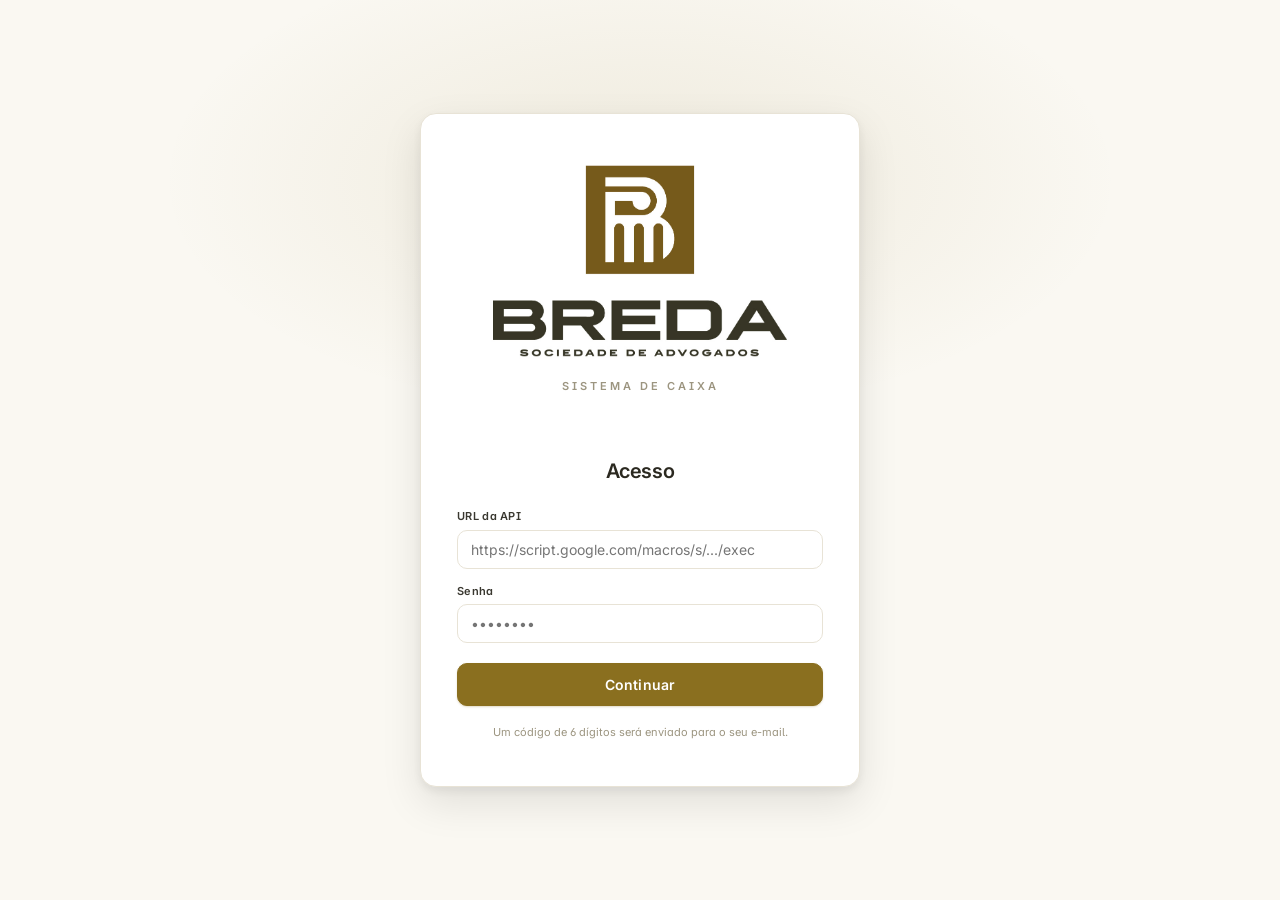
<file: clientes.html>
<!doctype html>
<html lang="pt-BR">
<head>
  <meta charset="utf-8" />
  <title>Caixa Clientes → migrado</title>
  <meta http-equiv="refresh" content="0; url=./app.html#movimentacoes" />
  <script>location.replace("./app.html#movimentacoes");</script>
</head>
<body>
  <p>Esta página foi migrada para <a href="./app.html#movimentacoes">o novo sistema</a>.</p>
</body>
</html>
</file>
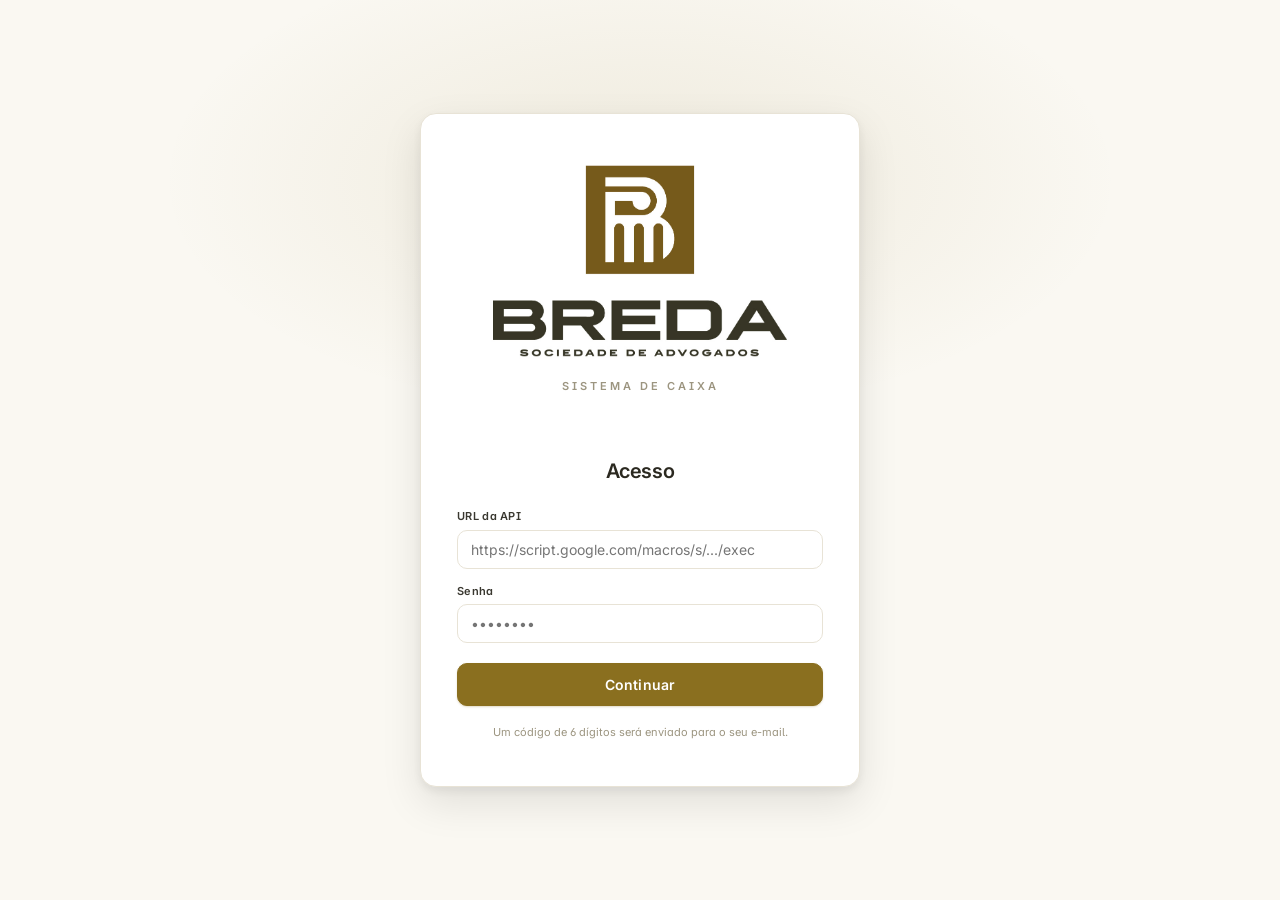
<file: escritorio.html>
<!doctype html>
<html lang="pt-BR">
<head>
  <meta charset="utf-8" />
  <title>Caixa Escritório → migrado</title>
  <meta http-equiv="refresh" content="0; url=./app.html#movimentacoes" />
  <script>location.replace("./app.html#movimentacoes");</script>
</head>
<body>
  <p>Esta página foi migrada para <a href="./app.html#movimentacoes">o novo sistema</a>.</p>
</body>
</html>
</file>
<file: preview-v2/assets/style-v2.css>
/* ═══════════════════════════════════════════════════════════
   Caixa Breda — Preview v2 · "Heritage Aegis"
   Maximalismo elegante · Glassmorphism profundo
   Paleta: azul profundo → azul céu · branco · verde-esmeralda
   ═══════════════════════════════════════════════════════════ */

:root {
  /* Azul (heritage / autoridade) */
  --c-deep:      #0a1f3d;   /* azul-meia-noite profundo */
  --c-ocean:     #1e3a8a;   /* azul oceano */
  --c-royal:     #1e40af;
  --c-sky:       #38bdf8;   /* azul céu claro */
  --c-mist:      #e0f2fe;   /* azul-branco etéreo */
  --c-glass:     #f1f5f9;

  /* Verde (ação / prosperidade) */
  --c-emerald:   #10b981;
  --c-emerald-d: #059669;
  --c-emerald-l: #d1fae5;

  /* Vermelho/atenção */
  --c-rose:      #ef4444;
  --c-rose-d:    #b91c1c;
  --c-rose-l:    #fee2e2;

  /* Dourado (detalhe premium) */
  --c-gold:      #fbbf24;
  --c-gold-d:    #b45309;

  /* Cinzas */
  --c-white:     #ffffff;
  --c-paper:     #f8fafc;
  --c-line:      #e2e8f0;
  --c-line-2:    #cbd5e1;
  --c-ink:       #0f172a;
  --c-ink-2:     #334155;
  --c-ink-3:     #64748b;
  --c-ink-4:     #94a3b8;

  /* Glass */
  --glass-bg:    rgba(255, 255, 255, 0.65);
  --glass-bg-d:  rgba(10, 31, 61, 0.55);
  --glass-bord:  rgba(255, 255, 255, 0.4);

  /* Shadows */
  --sh-glow:     0 0 60px rgba(56, 189, 248, 0.25);
  --sh-card:     0 10px 40px -10px rgba(10, 31, 61, 0.25), 0 4px 12px rgba(10, 31, 61, 0.08);
  --sh-card-d:   0 20px 60px -15px rgba(10, 31, 61, 0.55), 0 8px 24px rgba(10, 31, 61, 0.2);
  --sh-glow-em:  0 0 30px rgba(16, 185, 129, 0.35);

  /* Type */
  --f-serif:     'Fraunces', 'DM Serif Display', Georgia, serif;
  --f-sans:      'Inter', -apple-system, BlinkMacSystemFont, system-ui, sans-serif;
  --f-mono:      'Spectral', Georgia, serif;
}

* { box-sizing: border-box; margin: 0; padding: 0; }

html, body {
  font-family: var(--f-sans);
  font-size: 14px;
  line-height: 1.55;
  color: var(--c-ink);
  background: var(--c-paper);
  -webkit-font-smoothing: antialiased;
  -moz-osx-font-smoothing: grayscale;
  scroll-behavior: smooth;
}

a { color: inherit; text-decoration: none; }
button { font-family: inherit; cursor: pointer; border: none; background: none; }

/* ═══════════════════════════════════════════════════════════
   NAV COMPARATIVA FIXA
   ═══════════════════════════════════════════════════════════ */
.compare-bar {
  position: fixed;
  top: 0; left: 0; right: 0;
  z-index: 1000;
  background: rgba(10, 31, 61, 0.85);
  backdrop-filter: saturate(180%) blur(20px);
  -webkit-backdrop-filter: saturate(180%) blur(20px);
  border-bottom: 1px solid rgba(255, 255, 255, 0.08);
}
.compare-bar-inner {
  max-width: 1280px;
  margin: 0 auto;
  padding: 12px 28px;
  display: flex;
  align-items: center;
  justify-content: space-between;
  gap: 24px;
  color: #fff;
}
.compare-tag {
  font-size: 10px;
  letter-spacing: 2.5px;
  font-weight: 700;
  color: var(--c-sky);
  text-transform: uppercase;
}
.compare-nav {
  display: flex;
  gap: 4px;
  background: rgba(255, 255, 255, 0.06);
  padding: 4px;
  border-radius: 999px;
  border: 1px solid rgba(255, 255, 255, 0.08);
}
.compare-link {
  padding: 7px 16px;
  font-size: 12px;
  font-weight: 500;
  letter-spacing: 0.3px;
  color: rgba(255, 255, 255, 0.65);
  border-radius: 999px;
  transition: all 0.2s ease;
}
.compare-link:hover { color: white; background: rgba(255, 255, 255, 0.06); }
.compare-link.active {
  background: linear-gradient(135deg, var(--c-sky), var(--c-emerald));
  color: var(--c-deep);
  font-weight: 700;
  box-shadow: 0 4px 12px rgba(56, 189, 248, 0.4);
}
.compare-back {
  font-size: 12px;
  color: rgba(255, 255, 255, 0.7);
  padding: 7px 14px;
  border: 1px solid rgba(255, 255, 255, 0.15);
  border-radius: 999px;
  transition: all 0.2s ease;
}
.compare-back:hover { background: rgba(255, 255, 255, 0.08); color: white; }

/* ═══════════════════════════════════════════════════════════
   SCREEN (BASE)
   ═══════════════════════════════════════════════════════════ */
.screen {
  position: relative;
  min-height: 100vh;
  padding-top: 90px;
  overflow: hidden;
}

/* Background gradient principal */
.bg-gradient {
  position: absolute; inset: 0;
  background:
    radial-gradient(circle at 20% 20%, rgba(56, 189, 248, 0.35) 0%, transparent 50%),
    radial-gradient(circle at 80% 80%, rgba(16, 185, 129, 0.25) 0%, transparent 50%),
    radial-gradient(circle at 50% 50%, rgba(30, 58, 138, 0.4) 0%, transparent 70%),
    linear-gradient(135deg, #0a1f3d 0%, #1e3a8a 50%, #1e40af 100%);
  z-index: -2;
}
.bg-gradient.soft {
  background:
    radial-gradient(circle at 10% 0%, rgba(56, 189, 248, 0.18) 0%, transparent 40%),
    radial-gradient(circle at 90% 100%, rgba(16, 185, 129, 0.1) 0%, transparent 40%),
    linear-gradient(180deg, #f1f5f9 0%, #e0f2fe 50%, #f8fafc 100%);
}

/* Textura noise sutil */
.bg-noise {
  position: absolute; inset: 0;
  z-index: -1;
  opacity: 0.06;
  pointer-events: none;
  background-image: url("data:image/svg+xml,%3Csvg viewBox='0 0 200 200' xmlns='http://www.w3.org/2000/svg'%3E%3Cfilter id='n'%3E%3CfeTurbulence type='fractalNoise' baseFrequency='0.9' numOctaves='3' stitchTiles='stitch'/%3E%3C/filter%3E%3Crect width='100%25' height='100%25' filter='url(%23n)'/%3E%3C/svg%3E");
}

/* Blobs decorativos animados */
.bg-blob {
  position: absolute;
  border-radius: 50%;
  filter: blur(80px);
  opacity: 0.4;
  z-index: -1;
  animation: blob 18s ease-in-out infinite;
}
.blob-1 {
  width: 600px; height: 600px;
  background: #38bdf8;
  top: -200px; right: -200px;
}
.blob-2 {
  width: 500px; height: 500px;
  background: #10b981;
  bottom: -150px; left: -150px;
  animation-delay: -9s;
}
@keyframes blob {
  0%, 100% { transform: translate(0, 0) scale(1); }
  50% { transform: translate(50px, -50px) scale(1.1); }
}

/* ═══════════════════════════════════════════════════════════
   TELA 01 — LOGIN
   ═══════════════════════════════════════════════════════════ */
.screen-login {
  display: flex;
  align-items: center;
  justify-content: center;
}
.login-wrap {
  width: 100%;
  max-width: 540px;
  padding: 40px 20px 80px;
}
.login-card {
  background: var(--glass-bg);
  backdrop-filter: blur(40px) saturate(180%);
  -webkit-backdrop-filter: blur(40px) saturate(180%);
  border: 1px solid var(--glass-bord);
  border-radius: 28px;
  padding: 48px 44px;
  box-shadow:
    0 25px 80px -20px rgba(10, 31, 61, 0.5),
    0 10px 30px rgba(10, 31, 61, 0.2),
    inset 0 1px 0 rgba(255, 255, 255, 0.6);
  position: relative;
}
.login-card::before {
  content: "";
  position: absolute;
  top: 0; left: 50%;
  transform: translateX(-50%);
  width: 50%; height: 1px;
  background: linear-gradient(90deg, transparent, var(--c-gold), transparent);
  opacity: 0.7;
}

.login-logo {
  display: block;
  width: 280px;
  margin: 0 auto 28px;
}

.divider-fancy {
  display: flex;
  align-items: center;
  justify-content: center;
  gap: 12px;
  margin: 28px 0 24px;
}
.divider-line {
  flex: 1;
  height: 1px;
  background: linear-gradient(90deg, transparent, var(--c-ink-4), transparent);
  max-width: 60px;
}
.divider-dot {
  width: 4px; height: 4px;
  background: var(--c-gold);
  border-radius: 50%;
}
.divider-text {
  font-size: 10px;
  letter-spacing: 4px;
  color: var(--c-ink-3);
  text-transform: uppercase;
  font-weight: 600;
}

.welcome {
  font-family: var(--f-serif);
  font-size: 32px;
  font-weight: 700;
  color: var(--c-deep);
  text-align: center;
  margin-bottom: 6px;
  letter-spacing: -0.5px;
}
.welcome-sub {
  text-align: center;
  font-size: 13px;
  color: var(--c-ink-3);
  margin-bottom: 30px;
}

.form { display: flex; flex-direction: column; gap: 14px; }
.field { display: flex; flex-direction: column; gap: 6px; }
.field label {
  font-size: 11px;
  font-weight: 600;
  color: var(--c-ink-2);
  letter-spacing: 0.3px;
}
.input-wrap {
  display: flex;
  align-items: center;
  gap: 10px;
  background: rgba(255, 255, 255, 0.7);
  border: 1.5px solid var(--c-line);
  border-radius: 12px;
  padding: 0 14px;
  transition: all 0.2s ease;
}
.input-wrap:focus-within {
  border-color: var(--c-sky);
  box-shadow: 0 0 0 4px rgba(56, 189, 248, 0.15);
  background: white;
}
.input-icon {
  font-size: 16px;
  opacity: 0.6;
}
.input-wrap input {
  flex: 1;
  border: none;
  background: transparent;
  padding: 13px 0;
  font-size: 14px;
  font-family: inherit;
  outline: none;
  color: var(--c-ink);
}

.btn-primary {
  display: flex;
  align-items: center;
  justify-content: center;
  gap: 8px;
  background: linear-gradient(135deg, var(--c-emerald), var(--c-emerald-d));
  color: white;
  padding: 14px;
  border-radius: 12px;
  font-size: 14px;
  font-weight: 700;
  letter-spacing: 0.3px;
  margin-top: 12px;
  box-shadow:
    0 10px 24px -6px rgba(16, 185, 129, 0.55),
    inset 0 1px 0 rgba(255, 255, 255, 0.3);
  transition: all 0.25s ease;
}
.btn-primary:hover {
  transform: translateY(-2px);
  box-shadow:
    0 14px 32px -6px rgba(16, 185, 129, 0.65),
    inset 0 1px 0 rgba(255, 255, 255, 0.3);
}
.btn-arrow {
  transition: transform 0.2s ease;
}
.btn-primary:hover .btn-arrow { transform: translateX(4px); }

.login-foot {
  margin-top: 24px;
  text-align: center;
}
.badge-secure {
  display: inline-flex;
  align-items: center;
  gap: 8px;
  font-size: 11px;
  color: var(--c-ink-3);
  background: rgba(16, 185, 129, 0.08);
  padding: 6px 14px;
  border-radius: 999px;
  border: 1px solid rgba(16, 185, 129, 0.2);
}
.badge-dot {
  width: 6px; height: 6px;
  background: var(--c-emerald);
  border-radius: 50%;
  box-shadow: 0 0 8px var(--c-emerald);
  animation: pulse 2s ease-in-out infinite;
}
@keyframes pulse {
  0%, 100% { opacity: 1; }
  50% { opacity: 0.4; }
}

/* ═══════════════════════════════════════════════════════════
   TOPBAR V2
   ═══════════════════════════════════════════════════════════ */
.topbar-v2 {
  position: relative;
  background: rgba(255, 255, 255, 0.7);
  backdrop-filter: blur(30px) saturate(180%);
  -webkit-backdrop-filter: blur(30px) saturate(180%);
  border-bottom: 1px solid rgba(255, 255, 255, 0.5);
  box-shadow: 0 4px 20px rgba(10, 31, 61, 0.06);
  margin: -90px -1px 0;
  padding-top: 90px;
}
.topbar-inner {
  max-width: 1280px;
  margin: 0 auto;
  padding: 16px 28px;
  display: flex;
  align-items: center;
  justify-content: space-between;
  gap: 24px;
}
.brand-mini { display: flex; align-items: center; gap: 12px; }
.brand-text { line-height: 1.2; }
.brand-name {
  font-family: var(--f-serif);
  font-size: 18px;
  font-weight: 700;
  color: var(--c-deep);
  letter-spacing: 1px;
}
.brand-tagline {
  font-size: 10px;
  color: var(--c-ink-3);
  letter-spacing: 2px;
  text-transform: uppercase;
}

.tabs-v2 {
  display: flex;
  gap: 4px;
  background: rgba(241, 245, 249, 0.6);
  padding: 5px;
  border-radius: 14px;
  border: 1px solid var(--c-line);
}
.tab-v2 {
  padding: 8px 18px;
  font-size: 13px;
  font-weight: 600;
  color: var(--c-ink-3);
  border-radius: 10px;
  transition: all 0.2s ease;
}
.tab-v2:hover { color: var(--c-deep); }
.tab-v2.active {
  background: white;
  color: var(--c-deep);
  box-shadow: 0 2px 8px rgba(10, 31, 61, 0.08);
}

.topbar-actions { display: flex; align-items: center; gap: 10px; }
.icon-btn-v2 {
  position: relative;
  width: 38px; height: 38px;
  border-radius: 12px;
  background: white;
  border: 1px solid var(--c-line);
  display: inline-flex;
  align-items: center;
  justify-content: center;
  transition: all 0.2s ease;
}
.icon-btn-v2:hover {
  background: var(--c-mist);
  border-color: var(--c-sky);
  transform: translateY(-1px);
}
.icon-btn-v2 svg {
  width: 18px; height: 18px;
  stroke: var(--c-ink-2);
  stroke-width: 1.8;
  fill: none;
}
.badge-num {
  position: absolute;
  top: -4px; right: -4px;
  background: var(--c-rose);
  color: white;
  font-size: 10px;
  font-weight: 700;
  width: 18px; height: 18px;
  border-radius: 50%;
  display: flex;
  align-items: center;
  justify-content: center;
  border: 2px solid white;
}

.user-pill {
  display: flex;
  align-items: center;
  gap: 10px;
  background: white;
  border: 1px solid var(--c-line);
  padding: 4px 14px 4px 4px;
  border-radius: 999px;
}
.user-avatar {
  width: 32px; height: 32px;
  border-radius: 50%;
  background: linear-gradient(135deg, var(--c-deep), var(--c-sky));
  color: white;
  display: flex;
  align-items: center;
  justify-content: center;
  font-size: 12px;
  font-weight: 700;
  letter-spacing: 0.5px;
}
.user-info { line-height: 1.2; }
.user-name { font-size: 13px; font-weight: 600; color: var(--c-deep); }
.user-role { font-size: 10px; color: var(--c-ink-3); letter-spacing: 0.3px; }

/* ═══════════════════════════════════════════════════════════
   DASH MAIN
   ═══════════════════════════════════════════════════════════ */
.dash-main {
  max-width: 1280px;
  margin: 0 auto;
  padding: 36px 28px 100px;
}

.dash-welcome {
  display: flex;
  align-items: flex-end;
  justify-content: space-between;
  gap: 24px;
  margin-bottom: 32px;
}
.dash-period {
  font-size: 11px;
  letter-spacing: 4px;
  color: var(--c-emerald-d);
  font-weight: 700;
  text-transform: uppercase;
  margin-bottom: 8px;
}
.dash-title {
  font-family: var(--f-serif);
  font-size: 42px;
  font-weight: 700;
  color: var(--c-deep);
  letter-spacing: -1px;
  margin-bottom: 6px;
}
.wave {
  display: inline-block;
  animation: wave 2.5s ease-in-out infinite;
  transform-origin: 70% 70%;
}
@keyframes wave {
  0%, 60%, 100% { transform: rotate(0deg); }
  10%, 30% { transform: rotate(14deg); }
  20% { transform: rotate(-8deg); }
  40%, 50% { transform: rotate(14deg); }
}
.dash-lede {
  font-family: var(--f-mono);
  font-size: 15px;
  color: var(--c-ink-2);
  font-weight: 400;
}
.dash-lede strong {
  color: var(--c-emerald-d);
  font-weight: 700;
}

.btn-action {
  display: flex;
  align-items: center;
  gap: 8px;
  background: linear-gradient(135deg, var(--c-deep), var(--c-ocean));
  color: white;
  padding: 12px 22px;
  border-radius: 12px;
  font-size: 14px;
  font-weight: 600;
  box-shadow: 0 10px 24px -8px rgba(10, 31, 61, 0.5);
  transition: all 0.2s ease;
}
.btn-action:hover {
  transform: translateY(-2px);
  box-shadow: 0 14px 30px -8px rgba(10, 31, 61, 0.6);
}
.btn-action-icon {
  width: 22px; height: 22px;
  background: rgba(255, 255, 255, 0.15);
  border-radius: 50%;
  display: inline-flex;
  align-items: center;
  justify-content: center;
  font-size: 14px;
  font-weight: 700;
}

/* ═══════════════════════════════════════════════════════════
   KPI CARDS
   ═══════════════════════════════════════════════════════════ */
.kpi-grid {
  display: grid;
  grid-template-columns: repeat(4, 1fr);
  gap: 18px;
  margin-bottom: 32px;
}
.kpi-card {
  background: white;
  border: 1px solid var(--c-line);
  border-radius: 20px;
  padding: 22px 24px;
  position: relative;
  overflow: hidden;
  transition: all 0.25s ease;
  box-shadow: var(--sh-card);
}
.kpi-card::before {
  content: "";
  position: absolute;
  top: 0; left: 0; right: 0;
  height: 3px;
  background: linear-gradient(90deg, var(--c-sky), var(--c-emerald));
  opacity: 0;
  transition: opacity 0.25s ease;
}
.kpi-card:hover {
  transform: translateY(-3px);
  box-shadow: 0 20px 50px -15px rgba(10, 31, 61, 0.3);
}
.kpi-card:hover::before { opacity: 1; }

.kpi-head {
  display: flex;
  justify-content: space-between;
  align-items: center;
  margin-bottom: 14px;
}
.kpi-label {
  font-size: 11px;
  font-weight: 600;
  color: var(--c-ink-3);
  letter-spacing: 0.6px;
  text-transform: uppercase;
}
.kpi-icon-wrap {
  width: 36px; height: 36px;
  border-radius: 10px;
  background: linear-gradient(135deg, var(--c-emerald-l), white);
  display: flex;
  align-items: center;
  justify-content: center;
  border: 1px solid rgba(16, 185, 129, 0.2);
}
.kpi-icon-wrap svg {
  width: 16px; height: 16px;
  fill: none;
  stroke: var(--c-emerald-d);
  stroke-width: 2;
}
.kpi-icon-wrap.neg {
  background: linear-gradient(135deg, var(--c-rose-l), white);
  border-color: rgba(239, 68, 68, 0.2);
}
.kpi-icon-wrap.neg svg { stroke: var(--c-rose-d); }
.kpi-icon-wrap.accent {
  background: linear-gradient(135deg, #dbeafe, white);
  border-color: rgba(56, 189, 248, 0.3);
}
.kpi-icon-wrap.accent svg { stroke: var(--c-ocean); }
.kpi-icon-wrap.gold {
  background: linear-gradient(135deg, #fef3c7, white);
  border-color: rgba(251, 191, 36, 0.3);
}
.kpi-icon-wrap.gold svg { stroke: var(--c-gold-d); fill: var(--c-gold); }

.kpi-value {
  font-family: var(--f-serif);
  font-size: 30px;
  font-weight: 700;
  color: var(--c-deep);
  letter-spacing: -0.5px;
  line-height: 1;
  margin-bottom: 14px;
}
.kpi-value.kpi-pos { color: var(--c-emerald-d); }
.kpi-decimal {
  font-size: 16px;
  font-weight: 500;
  opacity: 0.6;
}
.kpi-spark {
  height: 26px;
  margin-bottom: 10px;
}
.kpi-spark svg { width: 100%; height: 100%; }
.kpi-sub {
  font-size: 11px;
  font-weight: 600;
}
.kpi-up { color: var(--c-emerald-d); }
.kpi-down { color: var(--c-rose); }
.kpi-neutral { color: var(--c-ink-3); }
.kpi-ring {
  position: absolute;
  top: 18px; right: 14px;
  width: 48px; height: 48px;
}
.kpi-ring svg { width: 100%; height: 100%; }
.kpi-margem { padding-right: 60px; }
.kpi-margem .kpi-head { margin-right: 0; }

/* ═══════════════════════════════════════════════════════════
   DASH GRID — IA + ALERTAS
   ═══════════════════════════════════════════════════════════ */
.dash-grid {
  display: grid;
  grid-template-columns: 1.4fr 1fr;
  gap: 18px;
  margin-bottom: 32px;
}

.ai-block-v2 {
  background: linear-gradient(135deg, #0a1f3d 0%, #1e3a8a 100%);
  border-radius: 24px;
  padding: 28px;
  color: white;
  position: relative;
  overflow: hidden;
  box-shadow: var(--sh-card-d);
}
.ai-block-v2::before {
  content: "";
  position: absolute;
  top: -50%; right: -20%;
  width: 400px; height: 400px;
  background: radial-gradient(circle, rgba(56, 189, 248, 0.4), transparent 70%);
  filter: blur(40px);
  pointer-events: none;
}
.ai-block-v2::after {
  content: "";
  position: absolute;
  bottom: -30%; left: -10%;
  width: 300px; height: 300px;
  background: radial-gradient(circle, rgba(16, 185, 129, 0.3), transparent 70%);
  filter: blur(40px);
  pointer-events: none;
}

.ai-head-v2 {
  display: flex;
  align-items: center;
  gap: 14px;
  margin-bottom: 22px;
  position: relative;
}
.ai-avatar {
  width: 44px; height: 44px;
  border-radius: 14px;
  background: linear-gradient(135deg, var(--c-sky), var(--c-emerald));
  display: flex;
  align-items: center;
  justify-content: center;
  box-shadow: 0 4px 16px rgba(56, 189, 248, 0.5);
}
.ai-avatar svg {
  width: 22px; height: 22px;
  fill: none;
  stroke: white;
  stroke-width: 2;
}
.ai-title-v2 {
  font-family: var(--f-serif);
  font-size: 20px;
  font-weight: 700;
  color: white;
  margin-bottom: 2px;
}
.ai-subtitle {
  font-size: 12px;
  color: rgba(255, 255, 255, 0.6);
}
.ai-spark-status {
  margin-left: auto;
  display: flex;
  gap: 3px;
}
.ai-spark-status span {
  width: 4px; height: 4px;
  background: var(--c-emerald);
  border-radius: 50%;
  animation: spark 1.4s ease-in-out infinite;
}
.ai-spark-status span:nth-child(2) { animation-delay: 0.2s; }
.ai-spark-status span:nth-child(3) { animation-delay: 0.4s; }
@keyframes spark {
  0%, 100% { opacity: 0.3; transform: scale(0.8); }
  50% { opacity: 1; transform: scale(1.4); box-shadow: 0 0 8px var(--c-emerald); }
}

.ai-body-v2 {
  position: relative;
  font-family: var(--f-mono);
  font-size: 14.5px;
  line-height: 1.75;
  color: rgba(255, 255, 255, 0.92);
}
.ai-body-v2 p { margin-bottom: 8px; }
.ai-body-v2 p:last-child { margin-bottom: 0; }
.ai-body-v2 strong { font-weight: 600; color: white; }
.hl-num {
  font-family: var(--f-sans);
  font-weight: 700;
  color: white;
  background: rgba(255, 255, 255, 0.1);
  padding: 1px 7px;
  border-radius: 4px;
  font-size: 13.5px;
}
.hl-pos { color: #6ee7b7; font-weight: 700; }
.hl-neg { color: #fda4af; font-weight: 700; }

.ai-divider {
  border-top: 1px solid rgba(255, 255, 255, 0.1);
  margin: 14px 0 !important;
  padding: 0 !important;
}

.ai-callout {
  margin-top: 16px;
  display: flex;
  gap: 10px;
  background: rgba(251, 191, 36, 0.12);
  border: 1px solid rgba(251, 191, 36, 0.3);
  padding: 12px 14px !important;
  border-radius: 12px;
  font-size: 13.5px;
  color: rgba(255, 255, 255, 0.95);
}
.ai-callout-icon {
  font-size: 16px;
  flex-shrink: 0;
  filter: drop-shadow(0 0 8px var(--c-gold));
}

/* Alertas */
.alerts-block {
  background: white;
  border: 1px solid var(--c-line);
  border-radius: 24px;
  padding: 24px;
  box-shadow: var(--sh-card);
}
.alerts-head {
  display: flex;
  justify-content: space-between;
  align-items: center;
  margin-bottom: 18px;
}
.alerts-head h3 {
  font-family: var(--f-serif);
  font-size: 18px;
  font-weight: 700;
  color: var(--c-deep);
}
.alerts-count {
  background: linear-gradient(135deg, var(--c-sky), var(--c-emerald));
  color: white;
  font-size: 11px;
  font-weight: 700;
  padding: 4px 10px;
  border-radius: 999px;
}
.alerts-list {
  display: flex;
  flex-direction: column;
  gap: 12px;
  max-height: 360px;
  overflow-y: auto;
  padding-right: 6px;
}
.alert-v2 {
  display: flex;
  gap: 12px;
  padding: 14px;
  background: var(--c-paper);
  border-radius: 14px;
  transition: all 0.2s ease;
  cursor: pointer;
}
.alert-v2:hover {
  background: white;
  transform: translateX(4px);
  box-shadow: 0 4px 16px rgba(10, 31, 61, 0.06);
}
.alert-bar {
  width: 3px;
  border-radius: 2px;
  flex-shrink: 0;
}
.alert-high .alert-bar { background: var(--c-rose); box-shadow: 0 0 8px var(--c-rose); }
.alert-mid .alert-bar { background: var(--c-gold); box-shadow: 0 0 6px var(--c-gold); }
.alert-info .alert-bar { background: var(--c-sky); }
.alert-content { flex: 1; }
.alert-title {
  font-size: 13px;
  font-weight: 700;
  color: var(--c-deep);
  margin-bottom: 4px;
}
.alert-desc {
  font-size: 12.5px;
  color: var(--c-ink-2);
  line-height: 1.5;
  margin-bottom: 6px;
}
.alert-meta {
  font-size: 10.5px;
  color: var(--c-ink-4);
  letter-spacing: 0.3px;
}

/* ═══════════════════════════════════════════════════════════
   CHAT V2
   ═══════════════════════════════════════════════════════════ */
.chat-v2 {
  background: white;
  border: 1px solid var(--c-line);
  border-radius: 24px;
  overflow: hidden;
  box-shadow: var(--sh-card);
}
.chat-head-v2 {
  display: flex;
  align-items: center;
  gap: 14px;
  padding: 22px 26px;
  background: linear-gradient(135deg, var(--c-mist), white);
  border-bottom: 1px solid var(--c-line);
}
.chat-icon-wrap {
  width: 44px; height: 44px;
  border-radius: 14px;
  background: linear-gradient(135deg, var(--c-deep), var(--c-sky));
  display: flex;
  align-items: center;
  justify-content: center;
  box-shadow: 0 6px 16px rgba(10, 31, 61, 0.25);
}
.chat-icon-wrap svg { width: 22px; height: 22px; fill: none; stroke: white; stroke-width: 2; }
.chat-title {
  font-family: var(--f-serif);
  font-size: 18px;
  font-weight: 700;
  color: var(--c-deep);
}
.chat-sub { font-size: 12px; color: var(--c-ink-3); }

.chat-suggestions {
  display: flex;
  gap: 8px;
  flex-wrap: wrap;
  padding: 18px 26px;
  border-bottom: 1px solid var(--c-line);
}
.chat-pill {
  background: white;
  border: 1px solid var(--c-line);
  padding: 8px 14px;
  border-radius: 999px;
  font-size: 12px;
  font-weight: 500;
  color: var(--c-ink-2);
  transition: all 0.2s ease;
}
.chat-pill:hover {
  background: var(--c-mist);
  border-color: var(--c-sky);
  color: var(--c-deep);
}

.chat-input-row-v2 {
  display: flex;
  align-items: center;
  padding: 14px 18px;
  gap: 10px;
}
.chat-input-row-v2 input {
  flex: 1;
  border: 1.5px solid var(--c-line);
  border-radius: 12px;
  padding: 12px 16px;
  font-size: 14px;
  font-family: inherit;
  outline: none;
  transition: all 0.2s ease;
}
.chat-input-row-v2 input:focus {
  border-color: var(--c-sky);
  box-shadow: 0 0 0 4px rgba(56, 189, 248, 0.15);
}
.btn-chat-send {
  width: 44px; height: 44px;
  border-radius: 12px;
  background: linear-gradient(135deg, var(--c-emerald), var(--c-emerald-d));
  display: flex;
  align-items: center;
  justify-content: center;
  box-shadow: 0 6px 16px rgba(16, 185, 129, 0.4);
  transition: all 0.2s ease;
}
.btn-chat-send:hover {
  transform: translateY(-2px) rotate(8deg);
  box-shadow: 0 10px 24px rgba(16, 185, 129, 0.55);
}
.btn-chat-send svg { width: 18px; height: 18px; stroke: white; stroke-width: 2; fill: none; }

/* ═══════════════════════════════════════════════════════════
   TELA 03 — MOVIMENTAÇÕES
   ═══════════════════════════════════════════════════════════ */
.page-header {
  display: flex;
  justify-content: space-between;
  align-items: flex-end;
  gap: 24px;
  margin-bottom: 28px;
}
.page-tag {
  font-size: 11px;
  letter-spacing: 4px;
  color: var(--c-emerald-d);
  font-weight: 700;
  text-transform: uppercase;
  margin-bottom: 8px;
}
.page-title {
  font-family: var(--f-serif);
  font-size: 38px;
  font-weight: 700;
  color: var(--c-deep);
  letter-spacing: -1px;
  margin-bottom: 4px;
}
.page-lede { color: var(--c-ink-2); font-size: 14px; }

.page-actions { display: flex; gap: 10px; }
.btn-ghost-v2 {
  display: flex;
  align-items: center;
  gap: 8px;
  background: white;
  border: 1.5px solid var(--c-line);
  padding: 11px 18px;
  border-radius: 12px;
  font-size: 13px;
  font-weight: 600;
  color: var(--c-ink-2);
  transition: all 0.2s ease;
}
.btn-ghost-v2:hover {
  border-color: var(--c-sky);
  color: var(--c-deep);
  transform: translateY(-1px);
}
.btn-ghost-v2 svg { width: 16px; height: 16px; stroke: currentColor; stroke-width: 2; fill: none; }

.btn-primary-sm {
  display: flex;
  align-items: center;
  gap: 8px;
  background: linear-gradient(135deg, var(--c-deep), var(--c-ocean));
  color: white;
  padding: 11px 20px;
  border-radius: 12px;
  font-size: 13px;
  font-weight: 700;
  box-shadow: 0 8px 20px -6px rgba(10, 31, 61, 0.45);
  transition: all 0.2s ease;
}
.btn-primary-sm:hover {
  transform: translateY(-2px);
  box-shadow: 0 12px 28px -6px rgba(10, 31, 61, 0.55);
}
.btn-primary-sm svg { width: 16px; height: 16px; stroke: white; stroke-width: 2; fill: none; }

/* Filtros premium */
.filters-v2 {
  background: white;
  border: 1px solid var(--c-line);
  border-radius: 18px;
  padding: 18px 20px;
  box-shadow: var(--sh-card);
  margin-bottom: 22px;
}
.filters-row {
  display: flex;
  align-items: center;
  gap: 10px;
  flex-wrap: wrap;
}
.filters-row + .filters-row {
  margin-top: 14px;
  padding-top: 14px;
  border-top: 1px dashed var(--c-line);
}
.filter-chip {
  display: flex;
  align-items: center;
  gap: 8px;
  padding: 8px 14px;
  border: 1.5px solid var(--c-line);
  border-radius: 999px;
  font-size: 13px;
  font-weight: 600;
  color: var(--c-ink-3);
  background: white;
  cursor: pointer;
  transition: all 0.2s ease;
}
.filter-chip:hover { border-color: var(--c-sky); }
.filter-chip-active {
  background: var(--c-deep);
  color: white;
  border-color: var(--c-deep);
}
.dot-pos, .dot-neg {
  width: 8px; height: 8px;
  border-radius: 50%;
}
.dot-pos { background: var(--c-emerald); }
.dot-neg { background: var(--c-rose); }
.count {
  background: rgba(255, 255, 255, 0.2);
  padding: 1px 7px;
  border-radius: 999px;
  font-size: 11px;
  font-weight: 700;
}

.filter-divider {
  width: 1px;
  height: 22px;
  background: var(--c-line);
}

.select-pill {
  display: flex;
  align-items: center;
  gap: 8px;
  background: var(--c-paper);
  padding: 8px 14px;
  border-radius: 999px;
  font-size: 13px;
  cursor: pointer;
  border: 1px solid transparent;
  transition: all 0.2s ease;
}
.select-pill:hover { border-color: var(--c-sky); background: white; }
.select-pill .label {
  font-size: 10px;
  color: var(--c-ink-3);
  text-transform: uppercase;
  letter-spacing: 0.6px;
  font-weight: 600;
}
.select-pill .val { font-weight: 700; color: var(--c-deep); }

.search-pill {
  flex: 1;
  display: flex;
  align-items: center;
  gap: 10px;
  background: var(--c-paper);
  padding: 8px 16px;
  border-radius: 999px;
  border: 1px solid transparent;
  min-width: 240px;
  transition: all 0.2s ease;
}
.search-pill:focus-within {
  background: white;
  border-color: var(--c-sky);
  box-shadow: 0 0 0 4px rgba(56, 189, 248, 0.12);
}
.search-pill svg { width: 16px; height: 16px; stroke: var(--c-ink-3); stroke-width: 2; fill: none; flex-shrink: 0; }
.search-pill input {
  flex: 1;
  border: none;
  background: transparent;
  outline: none;
  font-family: inherit;
  font-size: 13px;
  color: var(--c-ink);
}
.search-pill input::placeholder { color: var(--c-ink-4); }

.preset-label {
  font-size: 10px;
  letter-spacing: 2px;
  font-weight: 700;
  color: var(--c-ink-3);
  text-transform: uppercase;
  margin-right: 4px;
}
.preset {
  padding: 6px 12px;
  background: white;
  border: 1px solid var(--c-line);
  border-radius: 8px;
  font-size: 12px;
  font-weight: 600;
  color: var(--c-ink-2);
  transition: all 0.2s ease;
}
.preset:hover { border-color: var(--c-sky); color: var(--c-deep); }
.preset.active {
  background: linear-gradient(135deg, var(--c-mist), white);
  border-color: var(--c-sky);
  color: var(--c-deep);
}

/* Tabela */
.tbl-v2 {
  background: white;
  border: 1px solid var(--c-line);
  border-radius: 20px;
  overflow: hidden;
  box-shadow: var(--sh-card);
}
.tbl-head-v2 {
  display: flex;
  justify-content: space-between;
  align-items: center;
  padding: 18px 24px;
  border-bottom: 1px solid var(--c-line);
  background: linear-gradient(180deg, white, var(--c-paper));
}
.tbl-head-v2 h3 {
  font-family: var(--f-serif);
  font-size: 17px;
  font-weight: 700;
  color: var(--c-deep);
}
.tbl-summary {
  font-size: 12.5px;
  color: var(--c-ink-3);
}

.lancamentos-tbl {
  width: 100%;
  border-collapse: collapse;
  font-size: 13.5px;
}
.lancamentos-tbl thead th {
  text-align: left;
  padding: 10px 24px;
  font-size: 10px;
  font-weight: 700;
  letter-spacing: 1.5px;
  text-transform: uppercase;
  color: var(--c-ink-4);
  background: var(--c-paper);
}
.lancamentos-tbl tbody td {
  padding: 14px 24px;
  border-bottom: 1px solid var(--c-line);
  vertical-align: middle;
}
.lancamentos-tbl tbody tr {
  transition: background 0.12s ease;
}
.lancamentos-tbl tbody tr:hover {
  background: linear-gradient(90deg, var(--c-paper), white);
}
.lancamentos-tbl tbody tr:last-child td { border-bottom: none; }
.td-date {
  color: var(--c-ink-3);
  font-variant-numeric: tabular-nums;
  font-weight: 500;
  font-size: 13px;
}
.td-desc {
  color: var(--c-deep);
  font-weight: 500;
}
.tipo-pill {
  display: inline-flex;
  align-items: center;
  justify-content: center;
  width: 26px; height: 26px;
  border-radius: 8px;
  font-size: 14px;
  font-weight: 800;
}
.tipo-pos {
  background: var(--c-emerald-l);
  color: var(--c-emerald-d);
}
.tipo-neg {
  background: var(--c-rose-l);
  color: var(--c-rose-d);
}
.cat-tag {
  display: inline-block;
  padding: 4px 11px;
  background: var(--c-paper);
  border: 1px solid var(--c-line);
  border-radius: 999px;
  font-size: 11.5px;
  font-weight: 600;
  color: var(--c-ink-2);
}
.td-val {
  text-align: right;
  font-family: var(--f-sans);
  font-variant-numeric: tabular-nums;
  font-weight: 700;
  font-size: 14px;
}
.td-val.pos { color: var(--c-emerald-d); }
.td-val.neg { color: var(--c-rose-d); }
.att-clip {
  display: inline-block;
  margin-left: 6px;
  font-size: 11px;
  color: var(--c-ocean);
  background: var(--c-mist);
  padding: 2px 8px;
  border-radius: 999px;
  font-weight: 600;
}

/* ═══════════════════════════════════════════════════════════
   TELA 04 — ANÁLISE
   ═══════════════════════════════════════════════════════════ */
.analise-grid {
  display: grid;
  grid-template-columns: 2fr 1fr;
  grid-template-rows: auto auto;
  gap: 18px;
}
.chart-card-v2 {
  background: white;
  border: 1px solid var(--c-line);
  border-radius: 20px;
  padding: 24px;
  box-shadow: var(--sh-card);
}
.chart-big { grid-row: span 2; }

.chart-head {
  display: flex;
  justify-content: space-between;
  align-items: center;
  margin-bottom: 22px;
}
.chart-head h3 {
  font-family: var(--f-serif);
  font-size: 18px;
  font-weight: 700;
  color: var(--c-deep);
}
.chart-legend {
  display: flex;
  gap: 14px;
  font-size: 12px;
  color: var(--c-ink-3);
}
.chart-legend span { display: flex; align-items: center; gap: 6px; }
.leg-dot {
  width: 10px; height: 10px;
  border-radius: 3px;
}
.leg-dot.pos { background: var(--c-emerald); }
.leg-dot.neg { background: var(--c-rose); }
.chart-period, .chart-meta {
  font-size: 10px;
  letter-spacing: 2px;
  color: var(--c-emerald-d);
  text-transform: uppercase;
  font-weight: 700;
  background: var(--c-emerald-l);
  padding: 4px 10px;
  border-radius: 999px;
}

/* Gráfico de barras dummy */
.bars-chart {
  display: flex;
  align-items: flex-end;
  justify-content: space-around;
  height: 280px;
  padding: 20px 0;
  gap: 8px;
  border-bottom: 1px solid var(--c-line);
}
.bar-group {
  display: flex;
  flex-direction: column;
  align-items: center;
  gap: 8px;
  flex: 1;
  max-width: 80px;
}
.bar-group {
  position: relative;
}
.bar-group {
  display: flex;
  flex-direction: row;
  align-items: flex-end;
  justify-content: center;
  gap: 4px;
  height: 240px;
}
.bar-group .bar-label {
  position: absolute;
  bottom: -22px;
  font-size: 11px;
  font-weight: 600;
  color: var(--c-ink-3);
  letter-spacing: 0.5px;
}
.bar-label.muted { color: var(--c-ink-4); }
.bar {
  width: 18px;
  border-radius: 4px 4px 0 0;
  transition: all 0.3s ease;
}
.bar:hover { transform: scaleY(1.04); transform-origin: bottom; }
.bar-pos {
  background: linear-gradient(180deg, var(--c-emerald), var(--c-emerald-d));
  box-shadow: 0 -2px 8px rgba(16, 185, 129, 0.4);
}
.bar-neg {
  background: linear-gradient(180deg, var(--c-rose), var(--c-rose-d));
  box-shadow: 0 -2px 8px rgba(239, 68, 68, 0.3);
}

/* Saldo card */
.chart-saldo {
  background: linear-gradient(135deg, var(--c-emerald-l), white);
  border-color: rgba(16, 185, 129, 0.3);
}
.saldo-big {
  font-family: var(--f-serif);
  font-size: 36px;
  font-weight: 700;
  color: var(--c-emerald-d);
  letter-spacing: -1px;
  margin-bottom: 16px;
}
.saldo-decimal { font-size: 20px; opacity: 0.6; }
.saldo-line { width: 100%; height: 80px; }

/* Previsão */
.prev-list {
  display: flex;
  flex-direction: column;
  gap: 14px;
}
.prev-item {
  padding: 14px 16px;
  background: var(--c-paper);
  border-radius: 12px;
  border-left: 3px solid var(--c-sky);
}
.prev-month {
  font-size: 10px;
  letter-spacing: 2.5px;
  font-weight: 700;
  color: var(--c-ink-3);
  text-transform: uppercase;
  margin-bottom: 8px;
}
.prev-row {
  display: flex;
  justify-content: space-between;
  align-items: baseline;
  font-size: 13px;
  margin-bottom: 4px;
}
.prev-lbl { color: var(--c-ink-3); font-size: 12px; }
.prev-val {
  font-family: var(--f-sans);
  font-variant-numeric: tabular-nums;
  font-weight: 700;
  font-size: 13.5px;
  color: var(--c-deep);
}
.prev-val.pos { color: var(--c-emerald-d); }
.prev-val.neg { color: var(--c-rose-d); }
.prev-net {
  border-top: 1px dashed var(--c-line);
  padding-top: 8px;
  margin-top: 4px;
  margin-bottom: 0;
}
.prev-net .prev-lbl { font-weight: 700; color: var(--c-deep); }

/* Top categorias */
.cat-bars {
  display: flex;
  flex-direction: column;
  gap: 14px;
}
.cat-row {
  display: grid;
  grid-template-columns: 160px 1fr 110px;
  gap: 12px;
  align-items: center;
}
.cat-name {
  font-size: 13px;
  font-weight: 600;
  color: var(--c-deep);
}
.cat-bar {
  height: 8px;
  background: var(--c-paper);
  border-radius: 999px;
  overflow: hidden;
}
.cat-fill {
  height: 100%;
  border-radius: 999px;
  transition: width 0.5s ease;
}
.cat-fill.pos { background: linear-gradient(90deg, var(--c-emerald), var(--c-sky)); }
.cat-fill.neg { background: linear-gradient(90deg, var(--c-rose), #fb7185); }
.cat-val {
  font-family: var(--f-sans);
  font-variant-numeric: tabular-nums;
  font-weight: 700;
  font-size: 12.5px;
  color: var(--c-ink-2);
  text-align: right;
}

/* ═══════════════════════════════════════════════════════════
   FOOTER
   ═══════════════════════════════════════════════════════════ */
.preview-foot {
  background: var(--c-deep);
  color: rgba(255, 255, 255, 0.7);
  text-align: center;
  padding: 40px 28px;
  font-size: 13px;
  line-height: 1.7;
}
.preview-foot strong { color: var(--c-sky); }
.foot-cta {
  margin-top: 14px;
  font-size: 14px;
}
.foot-cta a {
  color: var(--c-emerald);
  font-weight: 700;
  text-decoration: underline;
  text-underline-offset: 3px;
}

/* ═══════════════════════════════════════════════════════════
   RESPONSIVE
   ═══════════════════════════════════════════════════════════ */
@media (max-width: 920px) {
  .kpi-grid { grid-template-columns: repeat(2, 1fr); }
  .dash-grid, .analise-grid { grid-template-columns: 1fr; }
  .chart-big { grid-row: auto; }
  .compare-nav { display: none; }
  .topbar-actions .user-pill { display: none; }
  .dash-title, .page-title { font-size: 28px; }
  .topbar-inner { padding: 12px 16px; }
  .dash-main { padding: 24px 16px 60px; }
  .tabs-v2 { display: none; }
}
</file>
<file: assets/style.css>
/* =====================================================================
   Caixa Breda Advocacia — v6
   Sofisticado, com presença visual mas ainda limpo.
   Inspiração: Stripe Dashboard · Mercury · Brex
   ===================================================================== */

:root {
  /* Palette · Heritage Breda · dourado-bronze + oliva (baseada na logo oficial) */
  --bg:        #faf8f2;        /* creme quente */
  --bg-2:      #ffffff;
  --surface:   #ffffff;
  --surface-2: #f4f1e8;        /* creme levemente mais fechado */
  --line:      #e8e3d6;
  --line-2:    #d7cfbd;
  --line-soft: #f2efe5;
  --ink:       #2b2920;        /* oliva-grafite quente (wordmark BREDA) */
  --ink-2:     #3a3830;
  --ink-3:     #6b6655;
  --ink-4:     #9c9580;
  --ink-5:     #cfc8b5;

  --accent:        #8a6f1f;    /* dourado-bronze (cor do quadrado da logo) */
  --accent-2:      #6d5615;    /* bronze profundo (hover/profundidade) */
  --accent-3:      #d9c188;    /* dourado claro */
  --accent-soft:   #efe6cc;    /* dourado palha pra fundo */
  --accent-bg:     #faf4e3;    /* dourado quase imperceptível */
  --accent-sky:    #c2a14e;    /* dourado claro (gradiente accent) */

  --pos:           #3d6b5a;    /* verde-sálvia (receita) */
  --pos-bg:        #e3ece8;
  --neg:           #984548;    /* terracota (despesa) */
  --neg-bg:        #f4e4e4;
  --warn:          #9a6b1a;    /* âmbar */
  --warn-bg:       #f6ecd3;
  --gold:          #c2a14e;    /* dourado nos detalhes premium (filetes, hairlines) */

  /* Spacing */
  --s-1: 4px; --s-2: 8px; --s-3: 12px; --s-4: 16px;
  --s-5: 24px; --s-6: 32px; --s-7: 48px; --s-8: 64px;

  /* Radius */
  --r-1: 6px;
  --r-2: 10px;
  --r-3: 14px;
  --r-4: 20px;

  /* Type */
  --font: 'Inter', -apple-system, BlinkMacSystemFont, 'Segoe UI', sans-serif;
  --font-num: 'Inter', 'SF Pro Display', system-ui, sans-serif;
  --font-serif: 'Fraunces', 'DM Serif Display', 'Playfair Display', Georgia, serif;
  --font-edit:  'Spectral', Georgia, serif;

  /* Shadows multi-layer */
  --sh-1: 0 1px 2px rgba(13,13,12,.04);
  --sh-2: 0 1px 3px rgba(13,13,12,.04), 0 2px 8px rgba(13,13,12,.04);
  --sh-3: 0 2px 4px rgba(13,13,12,.04), 0 8px 24px rgba(13,13,12,.06), 0 1px 0 rgba(255,255,255,.6) inset;
  --sh-4: 0 4px 8px rgba(13,13,12,.06), 0 16px 40px rgba(13,13,12,.10);
  --sh-pop: 0 12px 32px rgba(13,13,12,.14);
}

* { box-sizing: border-box; margin: 0; padding: 0; }

html, body {
  font-family: var(--font);
  font-size: 14px;
  line-height: 1.5;
  color: var(--ink);
  background:
    radial-gradient(1200px 600px at -10% -200px, rgba(194,161,78,.12), transparent 60%),
    radial-gradient(1000px 500px at 110% -100px, rgba(138,111,31,.07), transparent 60%),
    radial-gradient(800px 600px at 50% 90%, rgba(109,86,21,.04), transparent 60%),
    var(--bg);
  background-attachment: fixed;
  -webkit-font-smoothing: antialiased;
  -moz-osx-font-smoothing: grayscale;
  font-feature-settings: 'cv11', 'ss01', 'ss02';
  min-height: 100vh;
}

a { color: inherit; text-decoration: none; }
button { font-family: inherit; }

/* ============ HEADER ============ */
.topbar {
  background: rgba(255,255,255,.85);
  backdrop-filter: saturate(180%) blur(14px);
  -webkit-backdrop-filter: saturate(180%) blur(14px);
  border-bottom: 1px solid var(--line);
  position: sticky;
  top: 0;
  z-index: 50;
}
.topbar-inner {
  max-width: 1280px;
  margin: 0 auto;
  padding: 14px 24px;
  display: flex;
  align-items: center;
  justify-content: space-between;
  gap: 16px;
}
.brand {
  display: flex;
  align-items: center;
  gap: 12px;
}
.brand-logo {
  width: 36px; height: 36px;
  background-image: url("./icons/logo-mark.svg");
  background-size: contain;
  background-repeat: no-repeat;
  background-position: center;
  filter: drop-shadow(0 2px 4px rgba(109,86,21,.25));
  flex-shrink: 0;
}
.brand-text { display: flex; flex-direction: column; line-height: 1.1; }
.brand-mark {
  font-size: 13px;
  color: var(--ink);
  font-weight: 700;
  letter-spacing: -.3px;
}
.brand-name {
  font-size: 11px;
  color: var(--ink-4);
  font-weight: 500;
  letter-spacing: .3px;
}

.tabs {
  display: flex;
  gap: 1px;
  background: var(--line-2);
  padding: 3px;
  border-radius: 8px;
  border: 1px solid var(--line);
}
.tab {
  background: transparent;
  border: none;
  color: var(--ink-3);
  padding: 7px 16px;
  font-size: 13px;
  font-weight: 500;
  border-radius: 6px;
  cursor: pointer;
  font-family: inherit;
  transition: all .15s ease;
}
.tab:hover { color: var(--ink); background: rgba(255,255,255,.6); }
.tab.active {
  background: var(--surface);
  color: var(--ink);
  box-shadow: var(--sh-2);
  font-weight: 600;
}

.header-actions { display: flex; align-items: center; gap: 4px; }
.icon-btn {
  background: transparent;
  border: 1px solid transparent;
  color: var(--ink-3);
  width: 34px;
  height: 34px;
  border-radius: 8px;
  cursor: pointer;
  display: inline-flex;
  align-items: center;
  justify-content: center;
  transition: all .12s ease;
  text-decoration: none;
}
.icon-btn:hover { background: var(--line-soft); color: var(--ink); border-color: var(--line); }
.icon-btn svg { width: 17px; height: 17px; stroke: currentColor; fill: none; stroke-width: 1.8; }

/* ============ MAIN ============ */
main {
  max-width: 1280px;
  margin: 0 auto;
  padding: 36px 24px 80px;
}

.section { margin-bottom: 44px; }

.section-head {
  display: flex;
  justify-content: space-between;
  align-items: baseline;
  margin-bottom: 18px;
  gap: 16px;
}
.section-title-wrap { display: flex; flex-direction: column; gap: 2px; }
.section-title {
  font-size: 16px;
  color: var(--ink);
  font-weight: 600;
  letter-spacing: -.3px;
}
.section-sub {
  font-size: 12px;
  color: var(--ink-4);
}
.section-meta {
  font-size: 12px;
  color: var(--ink-3);
  font-weight: 500;
}

/* ============ KPI TILES ============ */
.stats {
  display: grid;
  grid-template-columns: repeat(auto-fit, minmax(220px, 1fr));
  gap: 14px;
}
.stat {
  background: var(--surface);
  padding: 20px 22px;
  border: 1px solid var(--line);
  border-radius: var(--r-3);
  box-shadow: var(--sh-2);
  position: relative;
  overflow: hidden;
  transition: transform .2s ease, box-shadow .2s ease;
}
.stat:hover { transform: translateY(-1px); box-shadow: var(--sh-3); }
.stat-head {
  display: flex;
  align-items: center;
  justify-content: space-between;
  margin-bottom: 14px;
}
.stat-label {
  font-size: 11px;
  color: var(--ink-3);
  font-weight: 600;
  letter-spacing: .3px;
  text-transform: uppercase;
}
.stat-icon {
  width: 32px;
  height: 32px;
  border-radius: 8px;
  display: inline-flex;
  align-items: center;
  justify-content: center;
  flex-shrink: 0;
}
.stat-icon svg { width: 16px; height: 16px; stroke-width: 1.8; fill: none; }
.stat-icon.pos { background: var(--pos-bg); color: var(--pos); }
.stat-icon.neg { background: var(--neg-bg); color: var(--neg); }
.stat-icon.neutral { background: var(--accent-soft); color: var(--accent); }
.stat-icon.warn { background: var(--warn-bg); color: var(--warn); }
.stat-value {
  font-family: var(--font-serif);
  font-size: 30px;
  font-weight: 700;
  letter-spacing: -1px;
  color: var(--ink);
  font-variant-numeric: tabular-nums;
  line-height: 1.1;
}
.stat-value.pos { color: var(--pos); }
.stat-value.neg { color: var(--neg); }
.stat-sub {
  margin-top: 8px;
  font-size: 12px;
  color: var(--ink-3);
  display: flex;
  align-items: center;
  gap: 4px;
  font-weight: 500;
}
.stat-sub.pos { color: var(--pos); }
.stat-sub.neg { color: var(--neg); }

/* ============ CARDS / BLOCKS ============ */
.card {
  background: var(--surface);
  border: 1px solid var(--line);
  border-radius: var(--r-3);
  padding: 22px 24px;
  box-shadow: var(--sh-2);
}
.card-tight { padding: 16px 18px; }
.card-pad-lg { padding: 28px 32px; }

/* ============ AI BLOCK (resumo) ============ */
.ai-block {
  background: linear-gradient(180deg, var(--surface), var(--accent-bg));
  border: 1px solid var(--line);
  border-radius: var(--r-3);
  padding: 26px 28px;
  position: relative;
  box-shadow: var(--sh-2);
  overflow: hidden;
}
.ai-block::after {
  content: "";
  position: absolute;
  top: -40px; right: -40px;
  width: 200px; height: 200px;
  background: radial-gradient(circle, rgba(138,111,31,.12), transparent 70%);
  pointer-events: none;
}
.ai-head {
  display: flex;
  align-items: center;
  gap: 10px;
  margin-bottom: 14px;
  position: relative;
}
.ai-badge {
  width: 30px;
  height: 30px;
  background: var(--accent);
  color: #fff;
  border-radius: 8px;
  display: inline-flex;
  align-items: center;
  justify-content: center;
  font-size: 11px;
  font-weight: 700;
  letter-spacing: 1px;
  box-shadow: 0 2px 4px rgba(138,111,31,.3);
}
.ai-title {
  font-size: 13px;
  font-weight: 600;
  color: var(--ink-2);
  letter-spacing: -.1px;
}
.ai-text {
  font-size: 15px;
  color: var(--ink-2);
  line-height: 1.7;
  position: relative;
}
.ai-loading {
  color: var(--ink-4);
  font-style: italic;
  font-size: 13px;
}

/* ============ ALERTAS ============ */
.alerts { display: flex; flex-direction: column; gap: 10px; }
.alert {
  display: flex;
  align-items: stretch;
  gap: 14px;
  padding: 14px 18px;
  background: var(--surface);
  border: 1px solid var(--line);
  border-radius: var(--r-2);
  box-shadow: var(--sh-1);
  font-size: 13px;
  color: var(--ink-2);
  line-height: 1.5;
  transition: transform .15s ease;
  border-left: 3px solid var(--warn);
}
.alert:hover { transform: translateX(2px); }
.alert-neg { border-left-color: var(--neg); }
.alert-warn { border-left-color: var(--warn); }
.alert-icon {
  width: 26px; height: 26px;
  border-radius: 8px;
  background: var(--warn-bg);
  color: var(--warn);
  display: inline-flex;
  align-items: center;
  justify-content: center;
  font-size: 14px;
  font-weight: 700;
  flex-shrink: 0;
}
.alert.empty {
  border-color: var(--line);
  border-left-color: var(--pos);
  color: var(--ink-3);
}
.alert.empty .alert-icon { background: var(--pos-bg); color: var(--pos); }

/* Alert layout estruturado (formato novo) */
.alert .alert-tag {
  display: inline-flex;
  align-items: center;
  gap: 4px;
  padding: 4px 10px;
  border-radius: 999px;
  font-size: 10px;
  font-weight: 700;
  letter-spacing: .8px;
  text-transform: uppercase;
  flex-shrink: 0;
  height: fit-content;
  align-self: flex-start;
}
.alert-tag-warn { background: var(--warn-bg); color: var(--warn); }
.alert-tag-neg  { background: var(--neg-bg);  color: var(--neg); }
.alert-tag-pos  { background: var(--pos-bg);  color: var(--pos); }
.alert .alert-body {
  flex: 1;
  display: flex;
  flex-direction: column;
  gap: 4px;
  min-width: 0;
}
.alert-desc {
  color: var(--ink);
  font-weight: 500;
  font-size: 13px;
  line-height: 1.45;
}
.alert-cat {
  display: inline-block;
  margin-left: 6px;
  padding: 1px 8px;
  border-radius: 999px;
  font-size: 11px;
  background: var(--line-soft);
  color: var(--ink-3);
  font-weight: 500;
}
.alert-numbers {
  display: flex;
  align-items: baseline;
  gap: 10px;
  flex-wrap: wrap;
  font-size: 12px;
  color: var(--ink-3);
}
.alert-mes {
  font-size: 11px;
  letter-spacing: .3px;
  color: var(--ink-3);
  background: var(--line-soft);
  padding: 1px 8px;
  border-radius: 999px;
  font-weight: 500;
}
.alert-valor {
  font-family: var(--font-num);
  font-variant-numeric: tabular-nums;
  font-weight: 700;
  font-size: 14px;
  letter-spacing: -.2px;
}
.alert-valor.neg { color: var(--neg); }
.alert-valor.warn { color: var(--warn); }
.alert-comp {
  font-size: 11px;
  color: var(--ink-4);
  font-variant-numeric: tabular-nums;
}

/* ============ RESUMO IA — formatação ============ */
.ai-text p {
  margin-bottom: 18px;
  line-height: 1.65;
}
.ai-text p:last-child { margin-bottom: 0; }
.ai-text p br { display: block; content: ""; margin-top: 4px; }
.ai-text .resumo-num {
  font-family: var(--font-num);
  font-variant-numeric: tabular-nums;
  font-weight: 700;
  letter-spacing: -.2px;
  color: var(--ink);
}
.ai-text .resumo-pct {
  font-family: var(--font-num);
  font-variant-numeric: tabular-nums;
  font-weight: 600;
  color: var(--accent);
}

/* ============ CHAT ============ */
.chat-box {
  background: var(--surface);
  border: 1px solid var(--line);
  border-radius: var(--r-3);
  overflow: hidden;
  box-shadow: var(--sh-2);
}
.chat-log {
  padding: 20px 22px;
  max-height: 460px;
  overflow-y: auto;
  display: flex;
  flex-direction: column;
  gap: 18px;
}
.chat-log:empty::before {
  content: "Pergunte: \"qual cliente paga mais?\", \"como foi maio vs abril?\", \"tem gasto fora do padrão?\"";
  color: var(--ink-4);
  font-style: italic;
  font-size: 13px;
}
.chat-msg { display: flex; flex-direction: column; gap: 5px; }
.chat-msg.user { align-items: flex-end; }
.chat-msg.ai { align-items: flex-start; }
.chat-role {
  font-size: 10px;
  letter-spacing: 1.5px;
  text-transform: uppercase;
  color: var(--ink-4);
  font-weight: 700;
}
.chat-role.user { color: var(--ink-3); }
.chat-role.ai { color: var(--accent); }
.chat-content {
  font-size: 14px;
  line-height: 1.6;
  padding: 10px 14px;
  border-radius: 12px;
  max-width: 85%;
  white-space: pre-wrap;
}
.chat-msg.user .chat-content {
  background: var(--ink);
  color: var(--surface);
  border-bottom-right-radius: 4px;
}
.chat-msg.ai .chat-content {
  background: var(--accent-bg);
  color: var(--ink-2);
  border: 1px solid var(--accent-3);
  border-bottom-left-radius: 4px;
}
.chat-input-row {
  display: flex;
  border-top: 1px solid var(--line);
  background: var(--surface-2);
}
.chat-input {
  flex: 1;
  border: none;
  padding: 15px 20px;
  background: transparent;
  font-family: inherit;
  font-size: 14px;
  outline: none;
  color: var(--ink);
}
.chat-input::placeholder { color: var(--ink-4); }
.chat-send {
  background: var(--accent);
  color: #fff;
  border: none;
  padding: 0 22px;
  cursor: pointer;
  font-family: inherit;
  font-size: 13px;
  font-weight: 600;
  letter-spacing: .3px;
  transition: background .15s ease;
}
.chat-send:hover { background: var(--accent-2); }
.chat-send:disabled { opacity: .5; cursor: not-allowed; }

/* ============ FILTROS ============ */
.filters {
  display: flex;
  gap: 10px;
  flex-wrap: wrap;
  align-items: flex-end;
  margin-bottom: 18px;
  padding: 16px 18px;
  background: var(--surface);
  border: 1px solid var(--line);
  border-radius: var(--r-2);
  box-shadow: var(--sh-1);
}
.field-inline { display: flex; flex-direction: column; gap: 5px; }
.field-inline label {
  font-size: 10px;
  text-transform: uppercase;
  letter-spacing: 1.4px;
  color: var(--ink-4);
  font-weight: 600;
}
.input, select, .field-inline input {
  border: 1px solid var(--line);
  border-radius: var(--r-2);
  padding: 8px 12px;
  font-size: 13px;
  background: var(--surface);
  color: var(--ink);
  font-family: inherit;
  outline: none;
  transition: all .12s ease;
  min-width: 140px;
}
.input:focus, select:focus, .field-inline input:focus {
  border-color: var(--accent);
  box-shadow: 0 0 0 3px var(--accent-soft);
}
.search-wrap { flex: 1; min-width: 200px; }
.search-wrap .input { width: 100%; min-width: 0; }

.chips {
  display: flex;
  flex-wrap: wrap;
  gap: 6px;
  margin-bottom: 18px;
}
.chip {
  border: 1px solid var(--line);
  background: var(--surface);
  color: var(--ink-3);
  padding: 6px 13px;
  border-radius: 999px;
  font-size: 12px;
  cursor: pointer;
  transition: all .15s ease;
  font-weight: 500;
  font-family: inherit;
  box-shadow: var(--sh-1);
}
.chip:hover { border-color: var(--ink-4); color: var(--ink); transform: translateY(-1px); }
.chip.active {
  background: var(--ink);
  color: var(--surface);
  border-color: var(--ink);
  box-shadow: 0 4px 8px rgba(13,13,12,.15);
}
.chip.tipo-entrada.active { background: var(--accent); border-color: var(--accent); }
.chip.tipo-saida.active { background: var(--neg); border-color: var(--neg); }

/* ============ TABLE ============ */
.tbl-wrap {
  background: var(--surface);
  border: 1px solid var(--line);
  border-radius: var(--r-3);
  overflow: hidden;
  box-shadow: var(--sh-2);
}
.tbl-scroll { overflow-x: auto; }
table {
  width: 100%;
  border-collapse: collapse;
  font-size: 13px;
}
thead th {
  text-align: left;
  padding: 12px 18px;
  font-size: 10px;
  font-weight: 700;
  letter-spacing: 1.4px;
  text-transform: uppercase;
  color: var(--ink-4);
  background: var(--surface-2);
  border-bottom: 1px solid var(--line);
  white-space: nowrap;
}
tbody td {
  padding: 13px 18px;
  border-bottom: 1px solid var(--line-soft);
  vertical-align: middle;
}
tbody tr { transition: background .12s ease; }
tbody tr:hover { background: var(--surface-2); cursor: pointer; }
tbody tr:last-child td { border-bottom: none; }
tfoot td { background: var(--surface-2); border-top: 2px solid var(--line); padding: 14px 18px; font-weight: 700; }

td.col-data { white-space: nowrap; color: var(--ink-3); font-variant-numeric: tabular-nums; font-size: 12px; }
td.col-desc { font-weight: 500; max-width: 460px; color: var(--ink); }
td.col-cat { white-space: nowrap; }
td.col-valor {
  text-align: right;
  font-family: var(--font-num);
  font-weight: 600;
  font-variant-numeric: tabular-nums;
  white-space: nowrap;
  letter-spacing: -.2px;
  font-size: 13.5px;
}
td.col-valor.pos { color: var(--pos); }
td.col-valor.neg { color: var(--neg); }

.pill {
  display: inline-block;
  padding: 3px 10px;
  border-radius: 999px;
  font-size: 11px;
  font-weight: 600;
  background: var(--line-soft);
  color: var(--ink-2);
  border: 1px solid var(--line);
  letter-spacing: .2px;
}
.pill-entrada { background: var(--pos-bg); color: var(--pos); border-color: transparent; }
.pill-saida   { background: var(--neg-bg); color: var(--neg); border-color: transparent; }

.empty {
  padding: 60px 20px;
  text-align: center;
  color: var(--ink-4);
}
.empty h3 {
  font-size: 16px;
  color: var(--ink-2);
  margin-bottom: 6px;
  font-weight: 600;
}
.empty p { font-size: 12px; }

/* ============ FAB ============ */
.fab {
  position: fixed;
  bottom: 28px;
  right: 28px;
  background: var(--ink);
  color: var(--surface);
  border: none;
  border-radius: 999px;
  padding: 13px 22px;
  font-size: 13px;
  font-weight: 600;
  cursor: pointer;
  font-family: inherit;
  box-shadow: 0 4px 12px rgba(13,13,12,.18), 0 12px 32px rgba(13,13,12,.14);
  z-index: 40;
  display: flex;
  align-items: center;
  gap: 6px;
  letter-spacing: .2px;
  transition: all .15s ease;
}
.fab:hover { transform: translateY(-2px); box-shadow: 0 6px 18px rgba(13,13,12,.22), 0 16px 40px rgba(13,13,12,.18); }
.fab svg { width: 14px; height: 14px; stroke: currentColor; fill: none; stroke-width: 2.5; }

/* ============ MODAL ============ */
.modal-backdrop {
  position: fixed; inset: 0;
  background: rgba(13,13,12,.5);
  backdrop-filter: blur(4px);
  -webkit-backdrop-filter: blur(4px);
  display: none;
  align-items: center;
  justify-content: center;
  z-index: 100;
  padding: 20px;
}
.modal-backdrop.open { display: flex; }
.modal {
  background: var(--surface);
  border-radius: var(--r-3);
  width: 100%;
  max-width: 500px;
  box-shadow: var(--sh-pop);
  overflow: hidden;
  max-height: 90vh;
  display: flex;
  flex-direction: column;
}
.modal-head {
  padding: 18px 24px;
  border-bottom: 1px solid var(--line);
  display: flex;
  justify-content: space-between;
  align-items: center;
}
.modal-head h2 {
  font-size: 16px;
  font-weight: 600;
  color: var(--ink);
}
.modal-head .close-btn {
  background: none;
  border: none;
  color: var(--ink-4);
  cursor: pointer;
  font-size: 22px;
  padding: 0;
  width: 26px;
  height: 26px;
  border-radius: 4px;
}
.modal-head .close-btn:hover { background: var(--line-soft); color: var(--ink); }
.modal-body {
  padding: 20px 24px;
  overflow-y: auto;
}
.field {
  display: flex;
  flex-direction: column;
  gap: 5px;
  margin-bottom: 16px;
}
.field label {
  font-size: 11px;
  font-weight: 600;
  color: var(--ink-2);
  letter-spacing: .3px;
}
.field input, .field select, .field textarea {
  border: 1px solid var(--line);
  border-radius: var(--r-2);
  padding: 10px 13px;
  font-size: 14px;
  background: var(--surface);
  color: var(--ink);
  font-family: inherit;
  outline: none;
  transition: all .12s ease;
  width: 100%;
}
.field textarea { min-height: 64px; resize: vertical; }
.field input:focus, .field select:focus, .field textarea:focus {
  border-color: var(--accent);
  box-shadow: 0 0 0 3px var(--accent-soft);
}
.field-hint { font-size: 11px; color: var(--ink-4); margin-top: 2px; }
.modal-foot {
  padding: 14px 24px;
  border-top: 1px solid var(--line);
  display: flex;
  justify-content: flex-end;
  gap: 8px;
  background: var(--surface-2);
}

/* ============ BUTTONS ============ */
.btn {
  border: 1px solid transparent;
  border-radius: var(--r-2);
  padding: 9px 16px;
  font-size: 13px;
  font-weight: 600;
  cursor: pointer;
  font-family: inherit;
  letter-spacing: .2px;
  transition: all .12s ease;
}
.btn-primary {
  background: var(--accent);
  color: #fff;
  border-color: var(--accent);
  box-shadow: 0 1px 2px rgba(138,111,31,.25);
}
.btn-primary:hover { background: var(--accent-2); border-color: var(--accent-2); box-shadow: 0 2px 4px rgba(138,111,31,.35); }
.btn-ghost {
  background: var(--surface);
  color: var(--ink-2);
  border-color: var(--line);
  box-shadow: var(--sh-1);
}
.btn-ghost:hover { background: var(--surface-2); color: var(--ink); border-color: var(--ink-4); }
.btn-danger {
  background: var(--surface);
  color: var(--neg);
  border-color: var(--line);
}
.btn-danger:hover { background: var(--neg); color: #fff; border-color: var(--neg); }

/* ============ TOAST ============ */
.toast {
  position: fixed;
  bottom: 28px;
  left: 50%;
  transform: translateX(-50%) translateY(140%);
  background: var(--ink);
  color: var(--surface);
  padding: 11px 20px;
  border-radius: var(--r-2);
  font-size: 13px;
  font-weight: 500;
  z-index: 200;
  transition: transform .28s cubic-bezier(.2,.8,.2,1);
  box-shadow: 0 12px 32px rgba(13,13,12,.3);
}
.toast.show { transform: translateX(-50%) translateY(0); }
.toast.err { background: var(--neg); }

/* ============ DRAWER ============ */
.drawer-backdrop {
  position: fixed; inset: 0;
  background: rgba(13,13,12,.4);
  backdrop-filter: blur(2px);
  display: none;
  z-index: 90;
}
.drawer-backdrop.open { display: block; }
.drawer {
  position: fixed;
  top: 0; right: 0;
  width: 380px;
  max-width: 100vw;
  height: 100vh;
  background: var(--surface);
  border-left: 1px solid var(--line);
  z-index: 95;
  transform: translateX(100%);
  transition: transform .25s cubic-bezier(.2,.8,.2,1);
  display: flex;
  flex-direction: column;
  box-shadow: -4px 0 24px rgba(13,13,12,.08);
}
.drawer.open { transform: translateX(0); }
.drawer-head {
  padding: 18px 24px;
  border-bottom: 1px solid var(--line);
  display: flex;
  justify-content: space-between;
  align-items: center;
}
.drawer-head h2 { font-size: 16px; font-weight: 600; }
.drawer-body { padding: 24px; overflow-y: auto; flex: 1; }
.drawer-foot { padding: 14px 22px; border-top: 1px solid var(--line); background: var(--surface-2); }

.info-row {
  padding: 10px 14px;
  background: var(--surface-2);
  border: 1px solid var(--line);
  border-radius: var(--r-2);
  font-size: 13px;
  word-break: break-all;
  color: var(--ink-2);
}

/* ============ LOGIN ============ */
.login-overlay {
  position: fixed; inset: 0;
  background:
    radial-gradient(800px 400px at 50% 20%, rgba(138,111,31,.10), transparent 60%),
    var(--bg);
  z-index: 999;
  display: none;
  align-items: center;
  justify-content: center;
  padding: 20px;
}
.login-overlay.open { display: flex; }
.login-card {
  background: var(--surface);
  border: 1px solid var(--line);
  border-radius: 16px;
  padding: 40px 36px 44px;
  max-width: 440px;
  width: 100%;
  box-shadow: var(--sh-4);
}
.login-brand {
  font-size: 11px;
  letter-spacing: 3px;
  color: var(--accent);
  text-align: center;
  text-transform: uppercase;
  font-weight: 700;
  margin-bottom: 4px;
}
.login-logo {
  display: block;
  width: 340px;
  max-width: 90%;
  height: auto;
  margin: 0 auto 10px;
}
.login-sub {
  font-size: 11px;
  color: var(--ink-4);
  text-align: center;
  margin-bottom: 30px;
  letter-spacing: 3px;
  text-transform: uppercase;
  font-weight: 600;
}
.login-card h2 {
  font-size: 20px;
  font-weight: 600;
  text-align: center;
  margin-bottom: 22px;
  color: var(--ink);
  letter-spacing: -.4px;
}
.login-card .field { margin-bottom: 14px; }
.login-card .btn-primary {
  width: 100%;
  padding: 12px;
  margin-top: 6px;
  font-size: 14px;
}
.login-card small {
  display: block;
  color: var(--ink-4);
  font-size: 11px;
  text-align: center;
  margin-top: 18px;
  line-height: 1.6;
}
.login-card small code { background: var(--line-soft); padding: 1px 5px; border-radius: 3px; font-size: 10px; }
.login-msg {
  text-align: center;
  font-size: 12px;
  color: var(--ink-3);
  margin-bottom: 16px;
  min-height: 16px;
}
.login-msg.err { color: var(--neg); font-weight: 500; }

/* ============ CHARTS ============ */
.charts-grid {
  display: grid;
  grid-template-columns: 1.4fr 1fr;
  gap: 16px;
}
.chart-card {
  background: var(--surface);
  border: 1px solid var(--line);
  border-radius: var(--r-3);
  padding: 20px 24px;
  box-shadow: var(--sh-2);
}
.chart-card h3 {
  font-size: 13px;
  font-weight: 600;
  color: var(--ink-2);
  margin-bottom: 16px;
  letter-spacing: -.1px;
}
.chart-card canvas { max-height: 280px; }

/* ============ FORECAST ============ */
.forecast-grid {
  display: grid;
  grid-template-columns: repeat(auto-fit, minmax(220px, 1fr));
  gap: 14px;
}
.forecast-month {
  background: var(--surface);
  border: 1px solid var(--line);
  border-radius: var(--r-3);
  padding: 18px 22px;
  box-shadow: var(--sh-2);
  transition: transform .15s ease;
}
.forecast-month:hover { transform: translateY(-1px); }
.forecast-mes {
  font-size: 11px;
  letter-spacing: 1.4px;
  text-transform: uppercase;
  color: var(--ink-3);
  font-weight: 700;
  margin-bottom: 14px;
  padding-bottom: 10px;
  border-bottom: 1px solid var(--line-soft);
}
.forecast-row {
  display: flex;
  justify-content: space-between;
  align-items: baseline;
  margin-bottom: 7px;
  font-size: 13px;
}
.forecast-row .lbl { color: var(--ink-3); font-size: 11px; font-weight: 500; }
.forecast-row .val { font-family: var(--font-num); font-weight: 600; font-variant-numeric: tabular-nums; letter-spacing: -.2px; }
.forecast-row .val.pos { color: var(--pos); }
.forecast-row .val.neg { color: var(--neg); }
.forecast-notas {
  font-size: 11px;
  color: var(--ink-3);
  margin-top: 12px;
  padding-top: 10px;
  border-top: 1px solid var(--line-soft);
  line-height: 1.5;
}

/* ============ ANEXOS ============ */
.clip-icon {
  display: inline-flex;
  align-items: center;
  gap: 3px;
  font-size: 11px;
  color: var(--accent);
  margin-left: 6px;
  font-weight: 600;
  padding: 1px 6px;
  background: var(--accent-soft);
  border-radius: 999px;
}
.anexos-wrap {
  border: 1px dashed var(--line);
  border-radius: var(--r-2);
  padding: 12px;
  background: var(--surface-2);
}
.anexos-vazio { text-align: center; color: var(--ink-4); font-size: 12px; padding: 10px; font-style: italic; }
.anexo-item {
  display: flex;
  align-items: center;
  gap: 10px;
  padding: 9px 12px;
  background: var(--surface);
  border: 1px solid var(--line);
  border-radius: var(--r-2);
  margin-bottom: 6px;
  font-size: 13px;
  box-shadow: var(--sh-1);
}
.anexo-item:last-child { margin-bottom: 0; }
.anexo-nome { flex: 1; color: var(--accent); font-weight: 500; overflow: hidden; text-overflow: ellipsis; white-space: nowrap; }
.anexo-nome:hover { text-decoration: underline; }
.anexo-meta { font-size: 11px; color: var(--ink-4); font-variant-numeric: tabular-nums; }
.anexo-remover { background: none; border: none; color: var(--neg); font-size: 18px; cursor: pointer; padding: 0; width: 22px; height: 22px; }
.btn-anexar {
  display: inline-flex;
  align-items: center;
  gap: 6px;
  margin-top: 10px;
  padding: 8px 14px;
  border: 1px solid var(--line);
  background: var(--surface);
  color: var(--ink-2);
  border-radius: var(--r-2);
  font-size: 12px;
  font-weight: 600;
  cursor: pointer;
  box-shadow: var(--sh-1);
}
.btn-anexar:hover { background: var(--surface-2); }
.btn-anexar input { display: none; }
.anexo-status { font-size: 11px; color: var(--ink-3); margin-left: 8px; font-style: italic; }

/* ============ LOADER ============ */
.loader {
  display: flex;
  justify-content: center;
  align-items: center;
  padding: 60px 20px;
  flex-direction: column;
  gap: 12px;
  color: var(--ink-4);
}
.spinner {
  width: 28px; height: 28px;
  border: 2.5px solid var(--line);
  border-top-color: var(--accent);
  border-radius: 50%;
  animation: spin .8s linear infinite;
}
@keyframes spin { to { transform: rotate(360deg); } }

/* ============ TROCAR SENHA / MSG ============ */
.trocar-msg { font-size: 12px; text-align: center; padding: 0 0 12px; min-height: 14px; color: var(--ink-3); }
.trocar-msg.err { color: var(--neg); font-weight: 500; }
.trocar-msg.ok { color: var(--pos); font-weight: 500; }

/* ============ SESSÕES ATIVAS ============ */
.sessoes-lista {
  display: flex;
  flex-direction: column;
  gap: 8px;
  max-height: 280px;
  overflow-y: auto;
}
.sessao-item {
  display: flex;
  align-items: center;
  gap: 10px;
  padding: 11px 14px;
  background: var(--surface);
  border: 1px solid var(--line);
  border-radius: var(--r-2);
  font-size: 12px;
  box-shadow: var(--sh-1);
}
.sessao-item.sessao-atual {
  border: 1px solid var(--accent-3);
  background: var(--accent-bg);
}
.sessao-info { flex: 1; min-width: 0; }
.sessao-disp {
  font-weight: 600;
  color: var(--ink);
  display: flex;
  align-items: center;
  gap: 6px;
  font-size: 12px;
}
.sessao-tag {
  font-size: 9px;
  letter-spacing: 1px;
  text-transform: uppercase;
  background: var(--accent);
  color: #fff;
  padding: 2px 7px;
  border-radius: 4px;
  font-weight: 700;
}
.sessao-meta { font-size: 11px; color: var(--ink-4); margin-top: 3px; }
.sessao-revogar {
  background: none; border: none;
  color: var(--neg);
  font-size: 18px;
  cursor: pointer;
  width: 24px; height: 24px;
  border-radius: 4px;
  padding: 0;
}
.sessao-revogar:hover { background: rgba(150,58,61,.1); }

/* ============ RESPONSIVE ============ */
@media (max-width: 760px) {
  main { padding: 24px 16px 100px; }
  .topbar-inner { padding: 11px 16px; flex-wrap: wrap; gap: 10px; }
  .tabs { order: 3; flex: 1; min-width: 100%; }
  .stat-value { font-size: 22px; }
  .charts-grid { grid-template-columns: 1fr; }
  .fab { bottom: 18px; right: 18px; padding: 11px 18px; font-size: 12px; }
  .field-inline { flex: 1; min-width: 120px; }
  .login-card { padding: 36px 28px; }
}

/* ============ RADIO CARDS (modal relatório) ============ */
.radio-card {
  flex: 1;
  cursor: pointer;
  display: block;
  position: relative;
}
.radio-card input[type="radio"] {
  position: absolute;
  opacity: 0;
  pointer-events: none;
}
.radio-card-body {
  border: 1.5px solid var(--line);
  border-radius: 10px;
  padding: 12px 14px;
  background: var(--surface);
  display: flex;
  gap: 10px;
  align-items: flex-start;
  transition: all .15s ease;
  height: 100%;
}
.radio-card:hover .radio-card-body {
  border-color: var(--accent-3);
  background: var(--accent-bg);
}
.radio-card input[type="radio"]:checked + .radio-card-body {
  border-color: var(--accent);
  background: var(--accent-bg);
  box-shadow: 0 0 0 3px rgba(124, 94, 30, 0.12);
}
.radio-card-icon {
  font-size: 22px;
  line-height: 1;
  flex-shrink: 0;
}
.radio-card-title {
  font-size: 14px;
  font-weight: 700;
  color: var(--ink);
  margin-bottom: 3px;
}
.radio-card-desc {
  font-size: 11px;
  color: var(--ink-3);
  line-height: 1.4;
}

/* ============ IMPORTAR EXTRATO ============ */
.dropzone {
  display: block;
  border: 2px dashed var(--line);
  border-radius: 12px;
  padding: 36px 20px;
  text-align: center;
  background: var(--surface-2);
  cursor: pointer;
  transition: all 0.18s ease;
}
.dropzone:hover {
  border-color: var(--accent-3);
  background: var(--accent-bg);
}
.dropzone.drag-over {
  border-color: var(--accent);
  background: var(--accent-bg);
  transform: scale(1.01);
}
.dropzone-icon {
  font-size: 40px;
  margin-bottom: 8px;
  line-height: 1;
}
.dropzone-title {
  font-size: 14px;
  font-weight: 600;
  color: var(--ink);
  margin-bottom: 4px;
}
.dropzone-sub {
  font-size: 12px;
  color: var(--ink-3);
}

.tabela-extrato {
  width: 100%;
  border-collapse: collapse;
  font-size: 12.5px;
}
.tabela-extrato thead th {
  position: sticky;
  top: 0;
  background: var(--surface);
  z-index: 1;
  padding: 8px 6px;
  font-size: 11px;
  text-transform: uppercase;
  letter-spacing: 0.4px;
  color: var(--ink-3);
  border-bottom: 1.5px solid var(--line);
  text-align: left;
}
.tabela-extrato tbody td {
  padding: 4px 6px;
  border-bottom: 1px solid var(--line-soft);
  vertical-align: middle;
}
.tabela-extrato tbody tr.linha-ignorada {
  opacity: 0.45;
}
.tabela-extrato .col-data { font-size: 12px; color: var(--ink-3); white-space: nowrap; }
.tabela-extrato .col-desc { padding: 2px 4px; }
.tabela-extrato .col-valor { font-weight: 600; font-size: 12.5px; }
.input-inline {
  border: 1px solid transparent;
  border-radius: 5px;
  padding: 4px 7px;
  font-size: 12px;
  background: transparent;
  width: 100%;
  font-family: inherit;
  color: var(--ink);
}
.input-inline:hover { background: var(--surface-2); }
.input-inline:focus {
  outline: none;
  border-color: var(--accent);
  background: var(--surface);
  box-shadow: 0 0 0 2px rgba(124, 94, 30, 0.1);
}
select.input-inline { cursor: pointer; }

/* ============ SECURITY TOGGLE (Drawer) ============ */
.security-toggle {
  display: flex;
  align-items: flex-start;
  gap: 12px;
  padding: 12px 14px;
  background: var(--accent-bg);
  border: 1px solid var(--accent-3);
  border-radius: 10px;
  margin-top: 12px;
}
.security-toggle-info {
  flex: 1;
  min-width: 0;
}
.security-toggle-title {
  font-size: 13px;
  font-weight: 600;
  color: var(--ink);
  margin-bottom: 2px;
  display: flex;
  align-items: center;
}
.security-toggle-desc {
  font-size: 11px;
  color: var(--ink-3);
  line-height: 1.4;
}

/* Switch (estilo iOS) */
.switch {
  position: relative;
  display: inline-block;
  width: 38px;
  height: 22px;
  flex-shrink: 0;
  margin-top: 2px;
}
.switch input { display: none; }
.switch-slider {
  position: absolute;
  cursor: pointer;
  inset: 0;
  background: var(--line-2);
  border-radius: 999px;
  transition: background 0.18s ease;
}
.switch-slider::before {
  content: "";
  position: absolute;
  height: 18px;
  width: 18px;
  left: 2px;
  top: 2px;
  background: white;
  border-radius: 50%;
  box-shadow: 0 2px 4px rgba(109,86,21,.2);
  transition: transform 0.2s ease;
}
.switch input:checked + .switch-slider {
  background: var(--pos);
}
.switch input:checked + .switch-slider::before {
  transform: translateX(16px);
}

/* ============ REFRESH INDICATOR + SKELETON ============ */
.icon-btn.girando {
  position: relative;
  color: var(--accent);
}
.icon-btn.girando svg {
  animation: refresh-spin 1.1s linear infinite;
  stroke: var(--accent);
}
@keyframes refresh-spin {
  to { transform: rotate(360deg); }
}

/* Pulse sutil em volta do botão durante refresh — sinaliza atividade sem distrair */
.icon-btn.girando::after {
  content: "";
  position: absolute;
  inset: -2px;
  border-radius: 9px;
  border: 1.5px solid var(--accent-3);
  opacity: 0;
  animation: refresh-pulse 1.5s ease-out infinite;
  pointer-events: none;
}
@keyframes refresh-pulse {
  0%   { transform: scale(1);   opacity: 0.7; }
  100% { transform: scale(1.3); opacity: 0; }
}

/* Skeleton — placeholders animados pra primeira carga */
.skel {
  background: linear-gradient(
    90deg,
    var(--line-soft) 0%,
    var(--line) 50%,
    var(--line-soft) 100%
  );
  background-size: 200% 100%;
  animation: skel-shine 1.4s ease-in-out infinite;
  border-radius: 6px;
}
@keyframes skel-shine {
  0%   { background-position: -200% 0; }
  100% { background-position:  200% 0; }
}
.skel-line { height: 14px; margin-bottom: 8px; }
.skel-line.w-80 { width: 80%; }
.skel-line.w-60 { width: 60%; }
.skel-line.w-40 { width: 40%; }

/* ============ PRINT ============ */
@media print {
  .topbar, .fab, .filters, .chips, .modal-backdrop, .drawer, .drawer-backdrop, .chat-input-row { display: none !important; }
  body { background: #fff; }
  .card, .ai-block, .tbl-wrap, .stat, .chart-card, .forecast-month { box-shadow: none; border: 1px solid #ccc; }
}

/* ============ CARDS DE CONTA BANCÁRIA ============ */
.contas-grid {
  display: grid;
  grid-template-columns: repeat(auto-fill, minmax(260px, 1fr));
  gap: 14px;
  margin-bottom: 4px;
}
.conta-card {
  background: var(--surface);
  border: 1px solid var(--line);
  border-radius: 12px;
  padding: 18px 20px;
  position: relative;
  transition: box-shadow .15s;
}
.conta-card:hover { box-shadow: 0 4px 16px rgba(0,0,0,.07); }
.conta-card-nome {
  font-size: 11px;
  font-weight: 700;
  letter-spacing: 2px;
  text-transform: uppercase;
  color: var(--ink-3);
  margin-bottom: 8px;
}
.conta-card-saldo {
  font-size: 26px;
  font-weight: 700;
  color: var(--ink);
  margin-bottom: 10px;
  font-family: var(--font-serif, "Fraunces", serif);
}
.conta-card-row {
  display: flex;
  gap: 18px;
  font-size: 12px;
  color: var(--ink-3);
}
.conta-card-row .pos { color: var(--pos); font-weight: 600; }
.conta-card-row .neg { color: var(--neg); font-weight: 600; }
.conta-card-badge {
  position: absolute;
  top: 14px; right: 14px;
  font-size: 10px;
  padding: 3px 8px;
  border-radius: 20px;
  font-weight: 600;
}
.conta-card-badge.ok      { background: #d1fae5; color: #065f46; }
.conta-card-badge.pending { background: #fef3c7; color: #92400e; }
.conta-card-skel { animation: pulse 1.5s ease-in-out infinite; }

/* Status badge na tabela de extratos */
.ext-status {
  display: inline-block;
  font-size: 10px;
  padding: 2px 7px;
  border-radius: 20px;
  font-weight: 600;
  cursor: pointer;
}
.ext-status.pendente { background: #fef3c7; color: #92400e; }
.ext-status.ok       { background: #d1fae5; color: #065f46; }
.ext-status.ignorar  { background: #f3f4f6; color: #6b7280; }

/* ============ CONCILIAÇÃO BANCÁRIA ============ */
.tabela-conciliacao th,
.tabela-conciliacao td { font-size: 12px; }

.tabela-conciliacao .cell-desc {
  max-width: 200px;
  white-space: normal;
  line-height: 1.45;
}
.small-desc {
  display: block;
  font-size: 11.5px;
  white-space: nowrap;
  overflow: hidden;
  text-overflow: ellipsis;
  max-width: 200px;
}
.ink-muted { color: var(--ink-4); }

/* Badges de status */
.conc-badge {
  display: inline-block;
  padding: 2px 7px;
  border-radius: 20px;
  font-size: 10px;
  font-weight: 600;
  letter-spacing: .4px;
  text-transform: uppercase;
}
.conc-badge.ok  { background: #d1fae5; color: #065f46; }
.conc-badge.neg { background: #fee2e2; color: #991b1b; }
.conc-badge.warn{ background: #fef3c7; color: #92400e; }

/* Linhas coloridas */
.conc-row-ok  td { background: #f0fdf4; }
.conc-row-neg td { background: #fff5f5; }
.conc-row-warn td { background: #fffbeb; }
</file>
